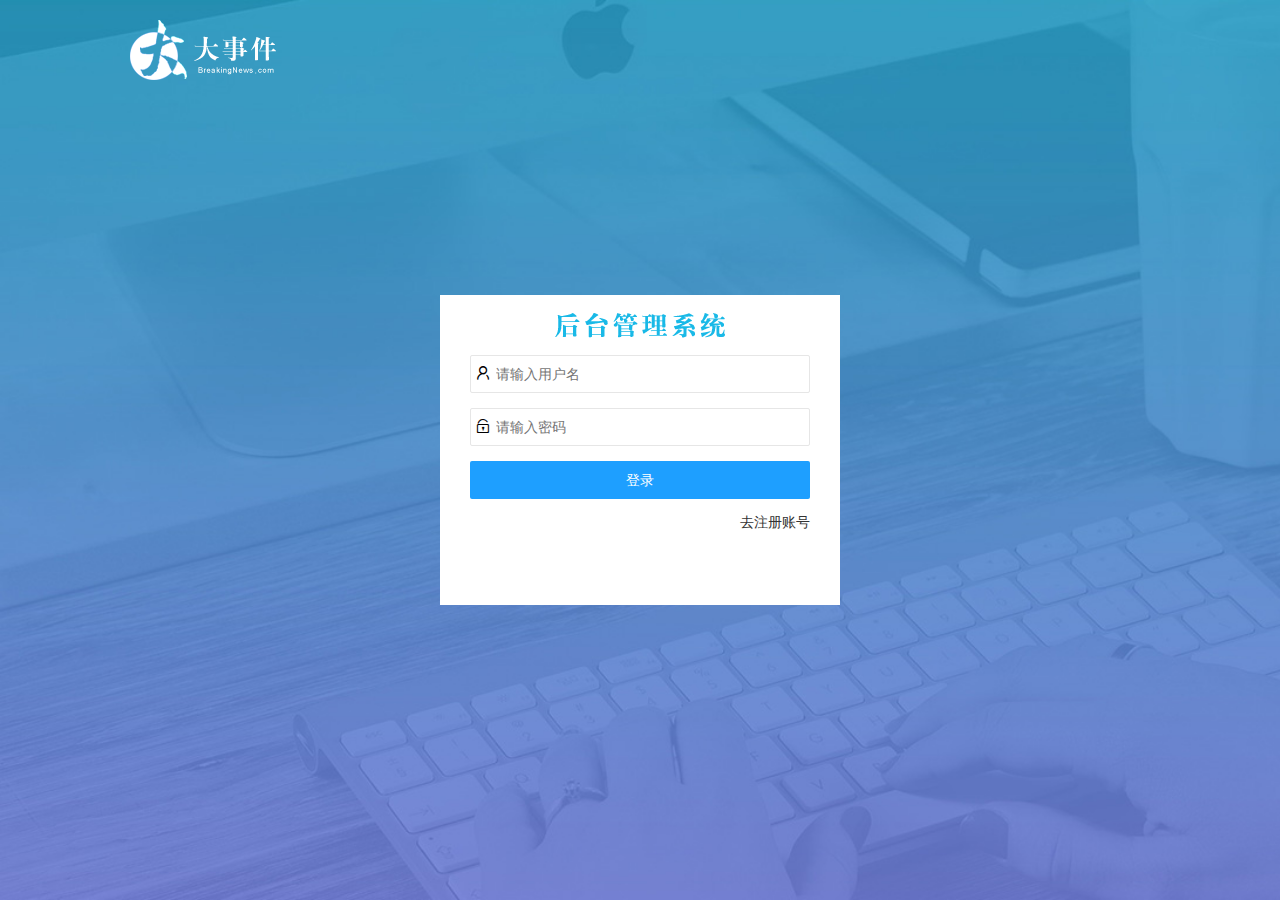
<file: index.html>
<!DOCTYPE html>
<html>

<head>
  <meta charset="utf-8">
  <meta name="viewport" content="width=device-width, initial-scale=1, maximum-scale=1">
  <title>layout 后台大布局 - Layui</title>
  <link rel="stylesheet" href="./assets/lib/layui/css/layui.css">
  <link rel="stylesheet" href="./index/index.css">
</head>

<body class="layui-layout-body">
  <div class="layui-layout layui-layout-admin">
    <!-- 头部区域 -->
    <div class="layui-header">
      <!-- 左侧：图片 -->
      <div class="layui-logo">
        <img src="./assets/images/logo.png" alt="">
      </div>
      <!-- 右侧：个人菜单 -->
      <ul class="layui-nav layui-layout-right">
        <li class="layui-nav-item">
          <a href="javascript:;" class="userinfo">
            <span class="avatar">L</span>
            <img src="http://t.cn/RCzsdCq" class="layui-nav-img"> 个人中心
          </a>

          <dl class="layui-nav-child">
            <dd><a href="">基本资料</a></dd>
            <dd><a href="">更换头像</a></dd>
            <dd><a href="">重置密码</a></dd>
          </dl>

        </li>

        <li class="layui-nav-item">
          <a href="javascript:;" id="logout">
            <i class="layui-icon layui-icon-logout"></i>退出
          </a>
        </li>

      </ul>
    </div>

    <!-- 左侧导航 -->
    <div class="layui-side layui-bg-black">
      <div class="layui-side-scroll">
        <!-- 左侧：顶部欢迎词 -->
        <div class="userinfo">
          <span class="avatar">张</span>
          <img src="http://t.cn/RCzsdCq" class="layui-nav-img"> 欢迎你


          <span class="username">张大爷</span>
        </div>

        <!-- 左侧：导航区-->
        <ul class="layui-nav layui-nav-tree" lay-filter="test" lay-shrink="all">
          <!-- ***************************************************首页 -->
          <li class="layui-nav-item layui-this">
            <a href="./home/home.html" target="fm">
              <i class="layui-icon layui-icon-home"></i>首页
            </a>
          </li>


          <!-- ***************************************************文章管理 -->
          <li class="layui-nav-item">

            <a class="" href="javascript:;">
              <i class="layui-icon layui-icon-form"></i>文章管理
            </a>

            <dl class="layui-nav-child">
              <dd>
                <a href="./article/category.html" target="fm">
                  <i class="layui-icon layui-icon-app"></i>类别管理
                </a>
              </dd>


              <dd>
                <a href="./article/article.html" target="fm">
                  <i class="layui-icon layui-icon-app"></i>文章列表
                </a>
              </dd>


              <dd>
                <a href="./article/publisher.html" target="fm">
                  <i class="layui-icon layui-icon-app"></i>发表文章
                </a>
              </dd>
            </dl>
          </li>

          <!-- *****************************************************个人中心 -->
          <li class="layui-nav-item">


            <a href="javascript:;">
              <i class="layui-icon layui-icon-user"></i>个人中心
            </a>


            <dl class="layui-nav-child">

              <dd>
                <a href="./user_info/user_info.html" target="fm">
                  <i class="layui-icon layui-icon-app"></i>基本资料
                </a>
              </dd>

              <dd>
                <a href="./user/repwd.html" target="fm">
                  <i class="layui-icon layui-icon-app"></i> 重置密码
                </a>
              </dd>

              <dd>
                <a href="./user/avatar.html" target="fm">
                  <i class="layui-icon layui-icon-app"></i>更换头像
                </a>
              </dd>
            </dl>



          </li>
        </ul>
      </div>
    </div>

    <!-- 右侧区域 -->
    <div class="layui-body">
      <!-- 内容主体区域 -->
      <!-- <div style="padding: 15px;">内容主体区域</div> -->
      <iframe src="./home/home.html" name="fm" frameborder="0"></iframe>
    </div>

    <div class="layui-footer">
      <!-- 底部固定区域 -->
      © layui.com - 底部固定区域
    </div>
  </div>

</body>


<script src="./assets/lib/layui/layui.all.js"></script>
<script src="./assets/lib/jquery.js"></script>
<script src="./index/index.js"></script>


</html>
</file>
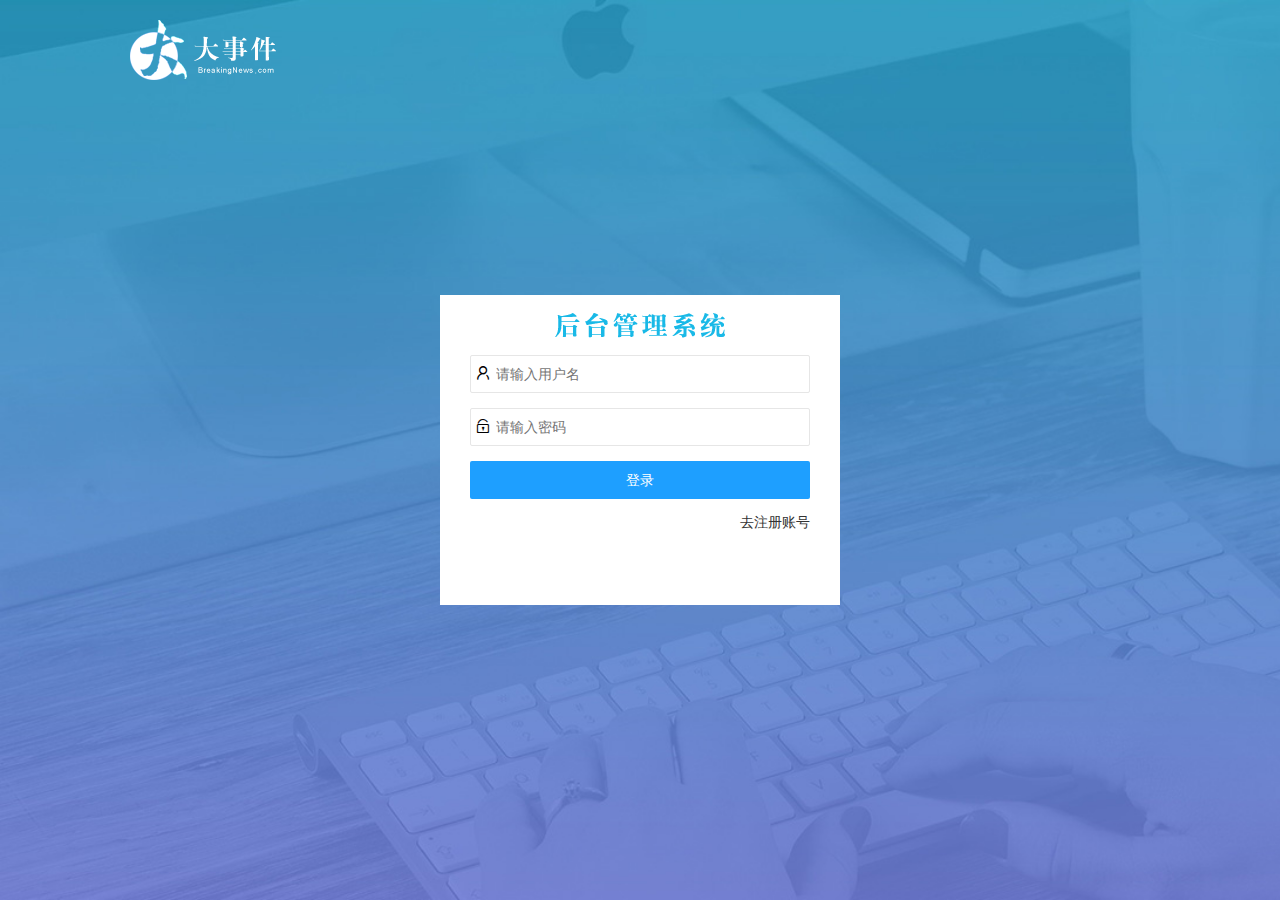
<file: login.html>
<!DOCTYPE html>
<html lang="en">

<head>
  <meta charset="UTF-8">
  <meta name="viewport" content="width=device-width, initial-scale=1.0">
  <title>Document</title>
  <!-- 开会：UI出图给前端，按照UI设计稿还原实现页面 -->
  <!-- 加载css文件 -->
  <link rel="stylesheet" href="./assets/lib/layui/css/layui.css">
  <link rel="stylesheet" href="./login/login.css">
</head>

<body>
  <!-- logo -->
  <div id="logo">
    <img src="./assets/images/logo.png" />
  </div>


  <!-- 登录 -->
  <div id="login">
    <!-- 盒子的标题 -->
    <div class="title"></div>

    <form action="" class="layui-form">
      <!-- 第一行：用户名 -->
      <div class="layui-form-item">
        <i class="layui-icon layui-icon-username"></i>
        <input type="text" name="username" required lay-verify="required" placeholder="请输入用户名" autocomplete="off" class="layui-input">
      </div>


      <!-- 第二行：密码 -->
      <div class="layui-form-item">
        <i class="layui-icon layui-icon-password"></i>
        <input type="password" name="password" required lay-verify="required" placeholder="请输入密码" autocomplete="off" class="layui-input">
      </div>
      <!-- 第三行：按钮 -->
      <div class="layui-form-item">
        <button class="layui-btn layui-btn-fluid layui-bg-blue" lay-submit lay-filter="formDemo">登录</button>
      </div>
      <!-- 第四行：去注册账号 -->
      <div class="layui-form-item">
        <a href="javascript:;" id="goto-register">去注册账号</a>
      </div>
    </form>
  </div>






  <!-- 注册 -->
  <div id="register">
    <!-- 盒子的标题 -->
    <div class="title"></div>

    <form action="" class="layui-form">

      <div class="layui-form-item">
        <i class="layui-icon layui-icon-username"></i>
        <input type="text" name="username" id="username" required lay-verify="required" placeholder="请输入用户名" autocomplete="off" class="layui-input">
      </div>


      <!-- 第二行：密码 -->
      <div class="layui-form-item">
        <i class="layui-icon layui-icon-password"></i>
        <input type="password" name="password" id="password" required lay-verify="required|changdu" placeholder="请输入密码" autocomplete="off" class="layui-input">
      </div>


      <!-- 第三行：重复密码 -->
      <div class="layui-form-item">
        <i class="layui-icon layui-icon-password"></i>
        <input type="password" required lay-verify="required|changdu|same" placeholder="请再次输入密码" autocomplete="off" class="layui-input">
      </div>


      <!-- 第四行：按钮 -->
      <div class="layui-form-item">
        <button class="layui-btn layui-btn-fluid layui-bg-blue" lay-submit lay-filter="formDemo">注册</button>
      </div>
      <!-- 第无行：有账号，去登录 -->
      <div class="layui-form-item">
        <a href="javascript:;" id="goto-login">已有账号，去登录</a>
      </div>
    </form>
  </div>




</body>
<!-- 加载js文件 -->
<script src="./assets/lib/jquery.js"></script>
<script src="./assets/lib/layui/layui.all.js"></script>
<script src="./login/login.js"></script>

</html>
</file>
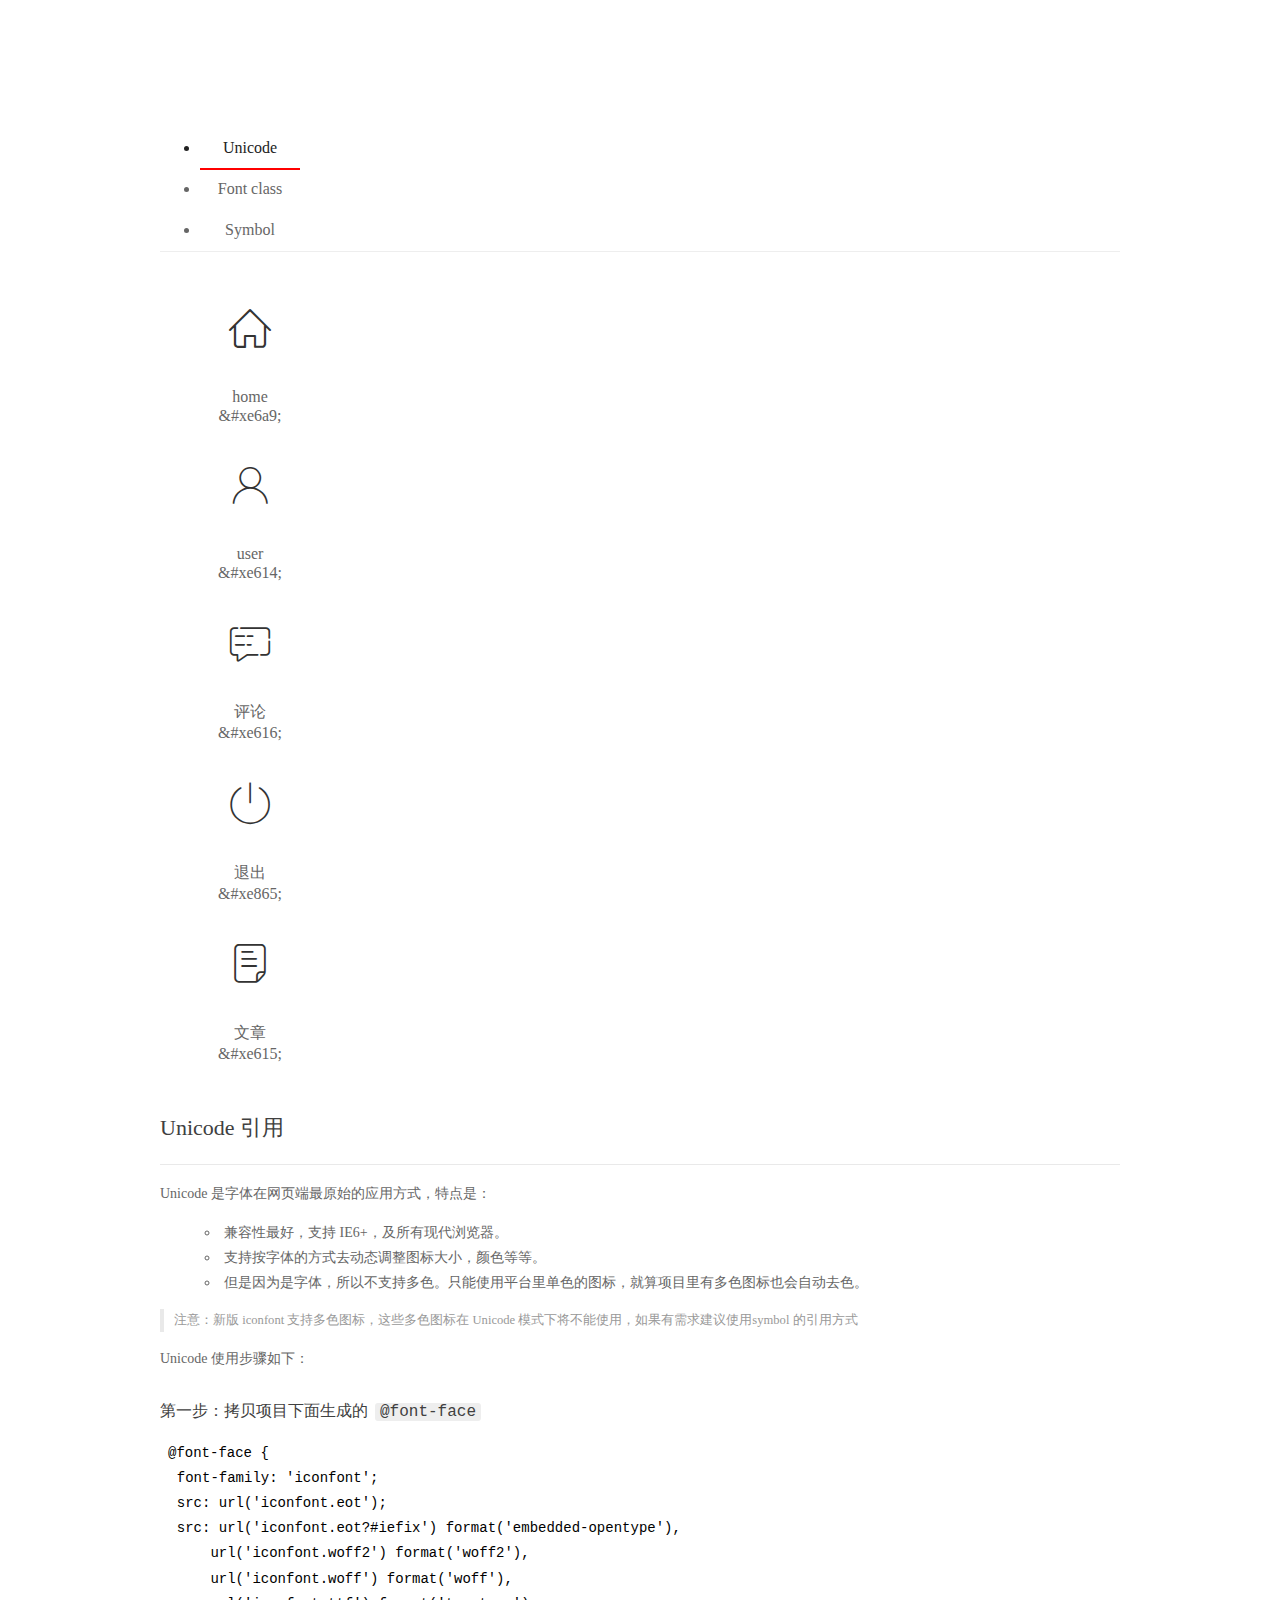
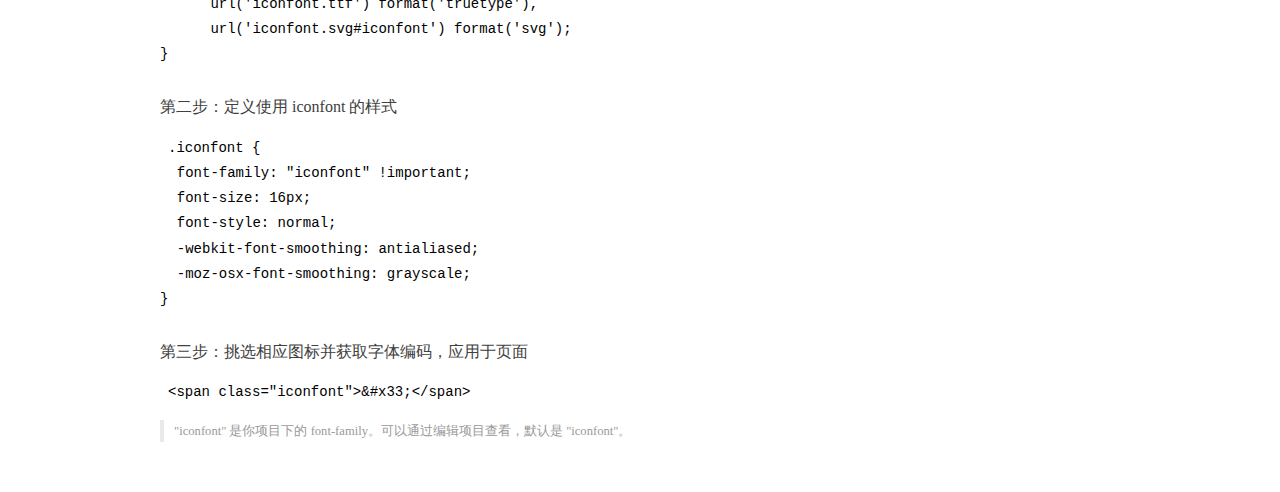
<file: fonts/demo_index.html>
<!DOCTYPE html>
<html>
<head>
  <meta charset="utf-8"/>
  <title>IconFont Demo</title>
  <link rel="shortcut icon" href="https://gtms04.alicdn.com/tps/i4/TB1_oz6GVXXXXaFXpXXJDFnIXXX-64-64.ico" type="image/x-icon"/>
  <link rel="stylesheet" href="https://g.alicdn.com/thx/cube/1.3.2/cube.min.css">
  <link rel="stylesheet" href="demo.css">
  <link rel="stylesheet" href="iconfont.css">
  <script src="iconfont.js"></script>
  <!-- jQuery -->
  <script src="https://a1.alicdn.com/oss/uploads/2018/12/26/7bfddb60-08e8-11e9-9b04-53e73bb6408b.js"></script>
  <!-- 代码高亮 -->
  <script src="https://a1.alicdn.com/oss/uploads/2018/12/26/a3f714d0-08e6-11e9-8a15-ebf944d7534c.js"></script>
</head>
<body>
  <div class="main">
    <h1 class="logo"><a href="https://www.iconfont.cn/" title="iconfont 首页" target="_blank">&#xe86b;</a></h1>
    <div class="nav-tabs">
      <ul id="tabs" class="dib-box">
        <li class="dib active"><span>Unicode</span></li>
        <li class="dib"><span>Font class</span></li>
        <li class="dib"><span>Symbol</span></li>
      </ul>
      
    </div>
    <div class="tab-container">
      <div class="content unicode" style="display: block;">
          <ul class="icon_lists dib-box">
          
            <li class="dib">
              <span class="icon iconfont">&#xe6a9;</span>
                <div class="name">home</div>
                <div class="code-name">&amp;#xe6a9;</div>
              </li>
          
            <li class="dib">
              <span class="icon iconfont">&#xe614;</span>
                <div class="name">user</div>
                <div class="code-name">&amp;#xe614;</div>
              </li>
          
            <li class="dib">
              <span class="icon iconfont">&#xe616;</span>
                <div class="name">评论</div>
                <div class="code-name">&amp;#xe616;</div>
              </li>
          
            <li class="dib">
              <span class="icon iconfont">&#xe865;</span>
                <div class="name">退出</div>
                <div class="code-name">&amp;#xe865;</div>
              </li>
          
            <li class="dib">
              <span class="icon iconfont">&#xe615;</span>
                <div class="name">文章</div>
                <div class="code-name">&amp;#xe615;</div>
              </li>
          
          </ul>
          <div class="article markdown">
          <h2 id="unicode-">Unicode 引用</h2>
          <hr>

          <p>Unicode 是字体在网页端最原始的应用方式，特点是：</p>
          <ul>
            <li>兼容性最好，支持 IE6+，及所有现代浏览器。</li>
            <li>支持按字体的方式去动态调整图标大小，颜色等等。</li>
            <li>但是因为是字体，所以不支持多色。只能使用平台里单色的图标，就算项目里有多色图标也会自动去色。</li>
          </ul>
          <blockquote>
            <p>注意：新版 iconfont 支持多色图标，这些多色图标在 Unicode 模式下将不能使用，如果有需求建议使用symbol 的引用方式</p>
          </blockquote>
          <p>Unicode 使用步骤如下：</p>
          <h3 id="-font-face">第一步：拷贝项目下面生成的 <code>@font-face</code></h3>
<pre><code class="language-css"
>@font-face {
  font-family: 'iconfont';
  src: url('iconfont.eot');
  src: url('iconfont.eot?#iefix') format('embedded-opentype'),
      url('iconfont.woff2') format('woff2'),
      url('iconfont.woff') format('woff'),
      url('iconfont.ttf') format('truetype'),
      url('iconfont.svg#iconfont') format('svg');
}
</code></pre>
          <h3 id="-iconfont-">第二步：定义使用 iconfont 的样式</h3>
<pre><code class="language-css"
>.iconfont {
  font-family: "iconfont" !important;
  font-size: 16px;
  font-style: normal;
  -webkit-font-smoothing: antialiased;
  -moz-osx-font-smoothing: grayscale;
}
</code></pre>
          <h3 id="-">第三步：挑选相应图标并获取字体编码，应用于页面</h3>
<pre>
<code class="language-html"
>&lt;span class="iconfont"&gt;&amp;#x33;&lt;/span&gt;
</code></pre>
          <blockquote>
            <p>"iconfont" 是你项目下的 font-family。可以通过编辑项目查看，默认是 "iconfont"。</p>
          </blockquote>
          </div>
      </div>
      <div class="content font-class">
        <ul class="icon_lists dib-box">
          
          <li class="dib">
            <span class="icon iconfont icon-home"></span>
            <div class="name">
              home
            </div>
            <div class="code-name">.icon-home
            </div>
          </li>
          
          <li class="dib">
            <span class="icon iconfont icon-user"></span>
            <div class="name">
              user
            </div>
            <div class="code-name">.icon-user
            </div>
          </li>
          
          <li class="dib">
            <span class="icon iconfont icon-pinglun"></span>
            <div class="name">
              评论
            </div>
            <div class="code-name">.icon-pinglun
            </div>
          </li>
          
          <li class="dib">
            <span class="icon iconfont icon-tuichu"></span>
            <div class="name">
              退出
            </div>
            <div class="code-name">.icon-tuichu
            </div>
          </li>
          
          <li class="dib">
            <span class="icon iconfont icon-16"></span>
            <div class="name">
              文章
            </div>
            <div class="code-name">.icon-16
            </div>
          </li>
          
        </ul>
        <div class="article markdown">
        <h2 id="font-class-">font-class 引用</h2>
        <hr>

        <p>font-class 是 Unicode 使用方式的一种变种，主要是解决 Unicode 书写不直观，语意不明确的问题。</p>
        <p>与 Unicode 使用方式相比，具有如下特点：</p>
        <ul>
          <li>兼容性良好，支持 IE8+，及所有现代浏览器。</li>
          <li>相比于 Unicode 语意明确，书写更直观。可以很容易分辨这个 icon 是什么。</li>
          <li>因为使用 class 来定义图标，所以当要替换图标时，只需要修改 class 里面的 Unicode 引用。</li>
          <li>不过因为本质上还是使用的字体，所以多色图标还是不支持的。</li>
        </ul>
        <p>使用步骤如下：</p>
        <h3 id="-fontclass-">第一步：引入项目下面生成的 fontclass 代码：</h3>
<pre><code class="language-html">&lt;link rel="stylesheet" href="./iconfont.css"&gt;
</code></pre>
        <h3 id="-">第二步：挑选相应图标并获取类名，应用于页面：</h3>
<pre><code class="language-html">&lt;span class="iconfont icon-xxx"&gt;&lt;/span&gt;
</code></pre>
        <blockquote>
          <p>"
            iconfont" 是你项目下的 font-family。可以通过编辑项目查看，默认是 "iconfont"。</p>
        </blockquote>
      </div>
      </div>
      <div class="content symbol">
          <ul class="icon_lists dib-box">
          
            <li class="dib">
                <svg class="icon svg-icon" aria-hidden="true">
                  <use xlink:href="#icon-home"></use>
                </svg>
                <div class="name">home</div>
                <div class="code-name">#icon-home</div>
            </li>
          
            <li class="dib">
                <svg class="icon svg-icon" aria-hidden="true">
                  <use xlink:href="#icon-user"></use>
                </svg>
                <div class="name">user</div>
                <div class="code-name">#icon-user</div>
            </li>
          
            <li class="dib">
                <svg class="icon svg-icon" aria-hidden="true">
                  <use xlink:href="#icon-pinglun"></use>
                </svg>
                <div class="name">评论</div>
                <div class="code-name">#icon-pinglun</div>
            </li>
          
            <li class="dib">
                <svg class="icon svg-icon" aria-hidden="true">
                  <use xlink:href="#icon-tuichu"></use>
                </svg>
                <div class="name">退出</div>
                <div class="code-name">#icon-tuichu</div>
            </li>
          
            <li class="dib">
                <svg class="icon svg-icon" aria-hidden="true">
                  <use xlink:href="#icon-16"></use>
                </svg>
                <div class="name">文章</div>
                <div class="code-name">#icon-16</div>
            </li>
          
          </ul>
          <div class="article markdown">
          <h2 id="symbol-">Symbol 引用</h2>
          <hr>

          <p>这是一种全新的使用方式，应该说这才是未来的主流，也是平台目前推荐的用法。相关介绍可以参考这篇<a href="">文章</a>
            这种用法其实是做了一个 SVG 的集合，与另外两种相比具有如下特点：</p>
          <ul>
            <li>支持多色图标了，不再受单色限制。</li>
            <li>通过一些技巧，支持像字体那样，通过 <code>font-size</code>, <code>color</code> 来调整样式。</li>
            <li>兼容性较差，支持 IE9+，及现代浏览器。</li>
            <li>浏览器渲染 SVG 的性能一般，还不如 png。</li>
          </ul>
          <p>使用步骤如下：</p>
          <h3 id="-symbol-">第一步：引入项目下面生成的 symbol 代码：</h3>
<pre><code class="language-html">&lt;script src="./iconfont.js"&gt;&lt;/script&gt;
</code></pre>
          <h3 id="-css-">第二步：加入通用 CSS 代码（引入一次就行）：</h3>
<pre><code class="language-html">&lt;style&gt;
.icon {
  width: 1em;
  height: 1em;
  vertical-align: -0.15em;
  fill: currentColor;
  overflow: hidden;
}
&lt;/style&gt;
</code></pre>
          <h3 id="-">第三步：挑选相应图标并获取类名，应用于页面：</h3>
<pre><code class="language-html">&lt;svg class="icon" aria-hidden="true"&gt;
  &lt;use xlink:href="#icon-xxx"&gt;&lt;/use&gt;
&lt;/svg&gt;
</code></pre>
          </div>
      </div>

    </div>
  </div>
  <script>
  $(document).ready(function () {
      $('.tab-container .content:first').show()

      $('#tabs li').click(function (e) {
        var tabContent = $('.tab-container .content')
        var index = $(this).index()

        if ($(this).hasClass('active')) {
          return
        } else {
          $('#tabs li').removeClass('active')
          $(this).addClass('active')

          tabContent.hide().eq(index).fadeIn()
        }
      })
    })
  </script>
</body>
</html>
</file>
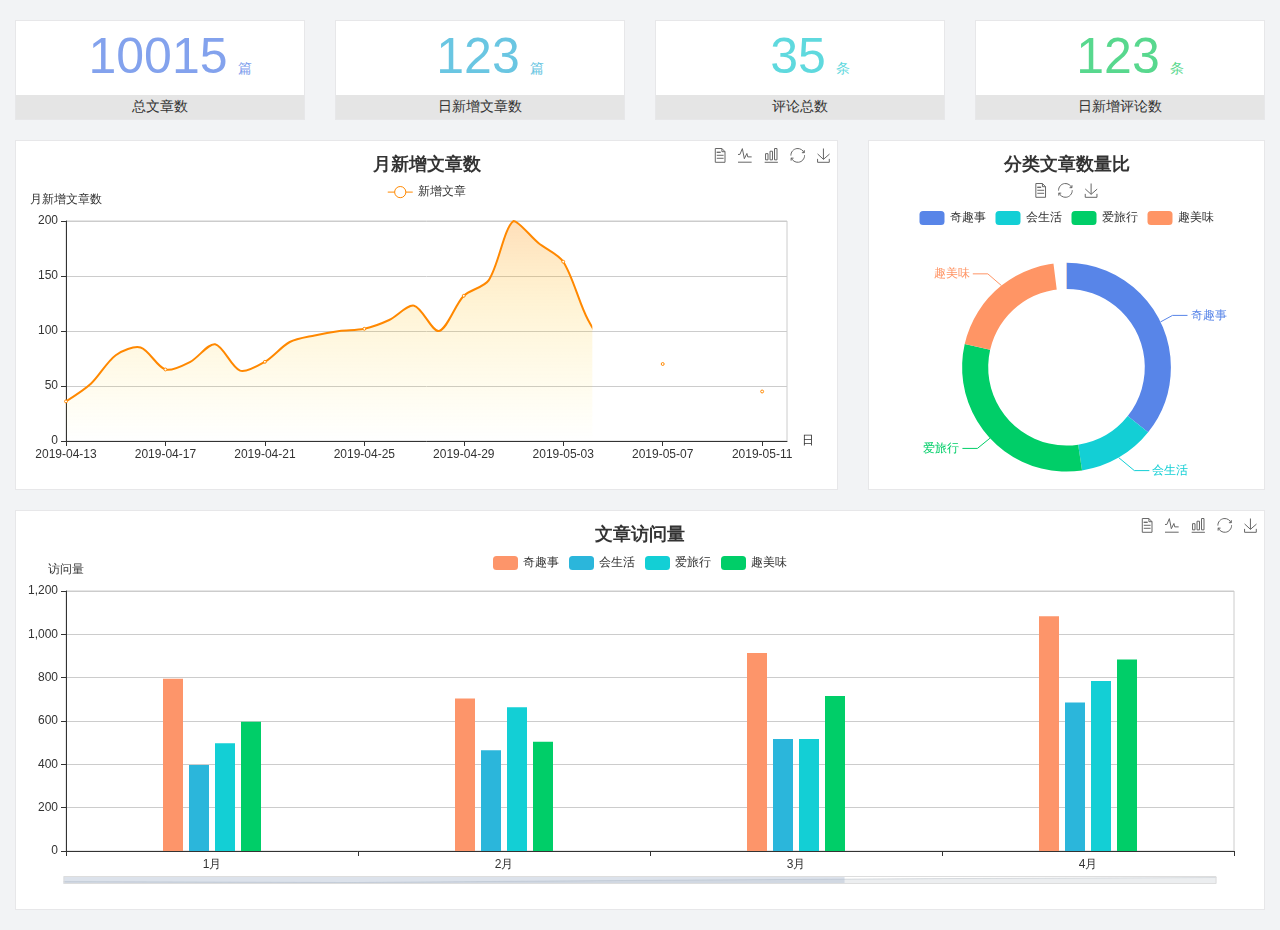
<file: home/home.html>
<!DOCTYPE html>
<html lang="en">

<head>
  <meta charset="UTF-8">
  <meta name="viewport" content="width=device-width, initial-scale=1.0">
  <meta http-equiv="X-UA-Compatible" content="ie=edge">
  <title>图表统计</title>
  <link rel="stylesheet" href="../assets/lib/bootstrap.css" />
  <link rel="stylesheet" href="./home.css" />
  <script src="../assets/lib/jquery.js"></script>
  <script type="text/javascript" src="../assets/lib/echarts.min.js"></script>
</head>

<body>
  <div class="container-fluid">
    <div class="row spannel_list">
      <div class="col-sm-3 col-xs-6">
        <div class="spannel">
          <em>10015</em><span>篇</span>
          <b>总文章数</b>
        </div>
      </div>
      <div class="col-sm-3 col-xs-6">
        <div class="spannel scolor01">
          <em>123</em><span>篇</span>
          <b>日新增文章数</b>
        </div>
      </div>
      <div class="col-sm-3 col-xs-6">
        <div class="spannel scolor02">
          <em>35</em><span>条</span>
          <b>评论总数</b>
        </div>
      </div>
      <div class="col-sm-3 col-xs-6">
        <div class="spannel scolor03">
          <em>123</em><span>条</span>
          <b>日新增评论数</b>
        </div>
      </div>
    </div>
  </div>

  <div class="container-fluid">
    <div class="row curve-pie">
      <div class="col-lg-8 col-md-8">
        <div class="gragh_pannel" id="curve_show"></div>
      </div>
      <div class="col-lg-4 col-md-4">
        <div class="gragh_pannel" id="pie_show"></div>
      </div>
    </div>
  </div>

  <div class="container-fluid">
    <div class="column_pannel" id="column_show"></div>
  </div>

</body>
<script src="./home.js"></script>

</html>
</file>
<file: assets/lib/layui/css/layui.css>
/** layui-v2.5.6 MIT License By https://www.layui.com */
 .layui-inline,img{display:inline-block;vertical-align:middle}h1,h2,h3,h4,h5,h6{font-weight:400}.layui-edge,.layui-header,.layui-inline,.layui-main{position:relative}.layui-body,.layui-edge,.layui-elip{overflow:hidden}.layui-btn,.layui-edge,.layui-inline,img{vertical-align:middle}.layui-btn,.layui-disabled,.layui-icon,.layui-unselect{-moz-user-select:none;-webkit-user-select:none;-ms-user-select:none}.layui-elip,.layui-form-checkbox span,.layui-form-pane .layui-form-label{text-overflow:ellipsis;white-space:nowrap}.layui-breadcrumb,.layui-tree-btnGroup{visibility:hidden}blockquote,body,button,dd,div,dl,dt,form,h1,h2,h3,h4,h5,h6,input,li,ol,p,pre,td,textarea,th,ul{margin:0;padding:0;-webkit-tap-highlight-color:rgba(0,0,0,0)}a:active,a:hover{outline:0}img{border:none}li{list-style:none}table{border-collapse:collapse;border-spacing:0}h4,h5,h6{font-size:100%}button,input,optgroup,option,select,textarea{font-family:inherit;font-size:inherit;font-style:inherit;font-weight:inherit;outline:0}pre{white-space:pre-wrap;white-space:-moz-pre-wrap;white-space:-pre-wrap;white-space:-o-pre-wrap;word-wrap:break-word}body{line-height:24px;font:14px Helvetica Neue,Helvetica,PingFang SC,Tahoma,Arial,sans-serif}hr{height:1px;margin:10px 0;border:0;clear:both}a{color:#333;text-decoration:none}a:hover{color:#777}a cite{font-style:normal;*cursor:pointer}.layui-border-box,.layui-border-box *{box-sizing:border-box}.layui-box,.layui-box *{box-sizing:content-box}.layui-clear{clear:both;*zoom:1}.layui-clear:after{content:'\20';clear:both;*zoom:1;display:block;height:0}.layui-inline{*display:inline;*zoom:1}.layui-edge{display:inline-block;width:0;height:0;border-width:6px;border-style:dashed;border-color:transparent}.layui-edge-top{top:-4px;border-bottom-color:#999;border-bottom-style:solid}.layui-edge-right{border-left-color:#999;border-left-style:solid}.layui-edge-bottom{top:2px;border-top-color:#999;border-top-style:solid}.layui-edge-left{border-right-color:#999;border-right-style:solid}.layui-disabled,.layui-disabled:hover{color:#d2d2d2!important;cursor:not-allowed!important}.layui-circle{border-radius:100%}.layui-show{display:block!important}.layui-hide{display:none!important}@font-face{font-family:layui-icon;src:url(../font/iconfont.eot?v=256);src:url(../font/iconfont.eot?v=256#iefix) format('embedded-opentype'),url(../font/iconfont.woff2?v=256) format('woff2'),url(../font/iconfont.woff?v=256) format('woff'),url(../font/iconfont.ttf?v=256) format('truetype'),url(../font/iconfont.svg?v=256#layui-icon) format('svg')}.layui-icon{font-family:layui-icon!important;font-size:16px;font-style:normal;-webkit-font-smoothing:antialiased;-moz-osx-font-smoothing:grayscale}.layui-icon-reply-fill:before{content:"\e611"}.layui-icon-set-fill:before{content:"\e614"}.layui-icon-menu-fill:before{content:"\e60f"}.layui-icon-search:before{content:"\e615"}.layui-icon-share:before{content:"\e641"}.layui-icon-set-sm:before{content:"\e620"}.layui-icon-engine:before{content:"\e628"}.layui-icon-close:before{content:"\1006"}.layui-icon-close-fill:before{content:"\1007"}.layui-icon-chart-screen:before{content:"\e629"}.layui-icon-star:before{content:"\e600"}.layui-icon-circle-dot:before{content:"\e617"}.layui-icon-chat:before{content:"\e606"}.layui-icon-release:before{content:"\e609"}.layui-icon-list:before{content:"\e60a"}.layui-icon-chart:before{content:"\e62c"}.layui-icon-ok-circle:before{content:"\1005"}.layui-icon-layim-theme:before{content:"\e61b"}.layui-icon-table:before{content:"\e62d"}.layui-icon-right:before{content:"\e602"}.layui-icon-left:before{content:"\e603"}.layui-icon-cart-simple:before{content:"\e698"}.layui-icon-face-cry:before{content:"\e69c"}.layui-icon-face-smile:before{content:"\e6af"}.layui-icon-survey:before{content:"\e6b2"}.layui-icon-tree:before{content:"\e62e"}.layui-icon-ie:before{content:"\e7bb"}.layui-icon-upload-circle:before{content:"\e62f"}.layui-icon-add-circle:before{content:"\e61f"}.layui-icon-download-circle:before{content:"\e601"}.layui-icon-templeate-1:before{content:"\e630"}.layui-icon-util:before{content:"\e631"}.layui-icon-face-surprised:before{content:"\e664"}.layui-icon-edit:before{content:"\e642"}.layui-icon-speaker:before{content:"\e645"}.layui-icon-down:before{content:"\e61a"}.layui-icon-file:before{content:"\e621"}.layui-icon-layouts:before{content:"\e632"}.layui-icon-rate-half:before{content:"\e6c9"}.layui-icon-add-circle-fine:before{content:"\e608"}.layui-icon-prev-circle:before{content:"\e633"}.layui-icon-read:before{content:"\e705"}.layui-icon-404:before{content:"\e61c"}.layui-icon-carousel:before{content:"\e634"}.layui-icon-help:before{content:"\e607"}.layui-icon-code-circle:before{content:"\e635"}.layui-icon-windows:before{content:"\e67f"}.layui-icon-water:before{content:"\e636"}.layui-icon-username:before{content:"\e66f"}.layui-icon-find-fill:before{content:"\e670"}.layui-icon-about:before{content:"\e60b"}.layui-icon-location:before{content:"\e715"}.layui-icon-up:before{content:"\e619"}.layui-icon-pause:before{content:"\e651"}.layui-icon-date:before{content:"\e637"}.layui-icon-layim-uploadfile:before{content:"\e61d"}.layui-icon-delete:before{content:"\e640"}.layui-icon-play:before{content:"\e652"}.layui-icon-top:before{content:"\e604"}.layui-icon-firefox:before{content:"\e686"}.layui-icon-friends:before{content:"\e612"}.layui-icon-refresh-3:before{content:"\e9aa"}.layui-icon-ok:before{content:"\e605"}.layui-icon-layer:before{content:"\e638"}.layui-icon-face-smile-fine:before{content:"\e60c"}.layui-icon-dollar:before{content:"\e659"}.layui-icon-group:before{content:"\e613"}.layui-icon-layim-download:before{content:"\e61e"}.layui-icon-picture-fine:before{content:"\e60d"}.layui-icon-link:before{content:"\e64c"}.layui-icon-diamond:before{content:"\e735"}.layui-icon-log:before{content:"\e60e"}.layui-icon-key:before{content:"\e683"}.layui-icon-rate-solid:before{content:"\e67a"}.layui-icon-fonts-del:before{content:"\e64f"}.layui-icon-unlink:before{content:"\e64d"}.layui-icon-fonts-clear:before{content:"\e639"}.layui-icon-triangle-r:before{content:"\e623"}.layui-icon-circle:before{content:"\e63f"}.layui-icon-radio:before{content:"\e643"}.layui-icon-align-center:before{content:"\e647"}.layui-icon-align-right:before{content:"\e648"}.layui-icon-align-left:before{content:"\e649"}.layui-icon-loading-1:before{content:"\e63e"}.layui-icon-return:before{content:"\e65c"}.layui-icon-fonts-strong:before{content:"\e62b"}.layui-icon-upload:before{content:"\e67c"}.layui-icon-dialogue:before{content:"\e63a"}.layui-icon-video:before{content:"\e6ed"}.layui-icon-headset:before{content:"\e6fc"}.layui-icon-cellphone-fine:before{content:"\e63b"}.layui-icon-add-1:before{content:"\e654"}.layui-icon-face-smile-b:before{content:"\e650"}.layui-icon-fonts-html:before{content:"\e64b"}.layui-icon-screen-full:before{content:"\e622"}.layui-icon-form:before{content:"\e63c"}.layui-icon-cart:before{content:"\e657"}.layui-icon-camera-fill:before{content:"\e65d"}.layui-icon-tabs:before{content:"\e62a"}.layui-icon-heart-fill:before{content:"\e68f"}.layui-icon-fonts-code:before{content:"\e64e"}.layui-icon-ios:before{content:"\e680"}.layui-icon-at:before{content:"\e687"}.layui-icon-fire:before{content:"\e756"}.layui-icon-set:before{content:"\e716"}.layui-icon-fonts-u:before{content:"\e646"}.layui-icon-triangle-d:before{content:"\e625"}.layui-icon-tips:before{content:"\e702"}.layui-icon-picture:before{content:"\e64a"}.layui-icon-more-vertical:before{content:"\e671"}.layui-icon-bluetooth:before{content:"\e689"}.layui-icon-flag:before{content:"\e66c"}.layui-icon-loading:before{content:"\e63d"}.layui-icon-fonts-i:before{content:"\e644"}.layui-icon-refresh-1:before{content:"\e666"}.layui-icon-rmb:before{content:"\e65e"}.layui-icon-addition:before{content:"\e624"}.layui-icon-home:before{content:"\e68e"}.layui-icon-time:before{content:"\e68d"}.layui-icon-user:before{content:"\e770"}.layui-icon-notice:before{content:"\e667"}.layui-icon-chrome:before{content:"\e68a"}.layui-icon-edge:before{content:"\e68b"}.layui-icon-login-weibo:before{content:"\e675"}.layui-icon-voice:before{content:"\e688"}.layui-icon-upload-drag:before{content:"\e681"}.layui-icon-login-qq:before{content:"\e676"}.layui-icon-snowflake:before{content:"\e6b1"}.layui-icon-heart:before{content:"\e68c"}.layui-icon-logout:before{content:"\e682"}.layui-icon-file-b:before{content:"\e655"}.layui-icon-template:before{content:"\e663"}.layui-icon-transfer:before{content:"\e691"}.layui-icon-auz:before{content:"\e672"}.layui-icon-console:before{content:"\e665"}.layui-icon-app:before{content:"\e653"}.layui-icon-prev:before{content:"\e65a"}.layui-icon-website:before{content:"\e7ae"}.layui-icon-next:before{content:"\e65b"}.layui-icon-component:before{content:"\e857"}.layui-icon-android:before{content:"\e684"}.layui-icon-more:before{content:"\e65f"}.layui-icon-login-wechat:before{content:"\e677"}.layui-icon-shrink-right:before{content:"\e668"}.layui-icon-spread-left:before{content:"\e66b"}.layui-icon-camera:before{content:"\e660"}.layui-icon-note:before{content:"\e66e"}.layui-icon-refresh:before{content:"\e669"}.layui-icon-female:before{content:"\e661"}.layui-icon-male:before{content:"\e662"}.layui-icon-screen-restore:before{content:"\e758"}.layui-icon-password:before{content:"\e673"}.layui-icon-senior:before{content:"\e674"}.layui-icon-theme:before{content:"\e66a"}.layui-icon-tread:before{content:"\e6c5"}.layui-icon-praise:before{content:"\e6c6"}.layui-icon-star-fill:before{content:"\e658"}.layui-icon-rate:before{content:"\e67b"}.layui-icon-template-1:before{content:"\e656"}.layui-icon-vercode:before{content:"\e679"}.layui-icon-service:before{content:"\e626"}.layui-icon-cellphone:before{content:"\e678"}.layui-icon-print:before{content:"\e66d"}.layui-icon-cols:before{content:"\e610"}.layui-icon-wifi:before{content:"\e7e0"}.layui-icon-export:before{content:"\e67d"}.layui-icon-rss:before{content:"\e808"}.layui-icon-slider:before{content:"\e714"}.layui-icon-email:before{content:"\e618"}.layui-icon-subtraction:before{content:"\e67e"}.layui-icon-mike:before{content:"\e6dc"}.layui-icon-light:before{content:"\e748"}.layui-icon-gift:before{content:"\e627"}.layui-icon-mute:before{content:"\e685"}.layui-icon-reduce-circle:before{content:"\e616"}.layui-icon-music:before{content:"\e690"}.layui-main{width:1140px;margin:0 auto}.layui-header{z-index:1000;height:60px}.layui-header a:hover{transition:all .5s;-webkit-transition:all .5s}.layui-side{position:fixed;left:0;top:0;bottom:0;z-index:999;width:200px;overflow-x:hidden}.layui-side-scroll{position:relative;width:220px;height:100%;overflow-x:hidden}.layui-body{position:absolute;left:200px;right:0;top:0;bottom:0;z-index:998;width:auto;overflow-y:auto;box-sizing:border-box}.layui-layout-body{overflow:hidden}.layui-layout-admin .layui-header{background-color:#23262E}.layui-layout-admin .layui-side{top:60px;width:200px;overflow-x:hidden}.layui-layout-admin .layui-body{position:fixed;top:60px;bottom:44px}.layui-layout-admin .layui-main{width:auto;margin:0 15px}.layui-layout-admin .layui-footer{position:fixed;left:200px;right:0;bottom:0;height:44px;line-height:44px;padding:0 15px;background-color:#eee}.layui-layout-admin .layui-logo{position:absolute;left:0;top:0;width:200px;height:100%;line-height:60px;text-align:center;color:#009688;font-size:16px}.layui-layout-admin .layui-header .layui-nav{background:0 0}.layui-layout-left{position:absolute!important;left:200px;top:0}.layui-layout-right{position:absolute!important;right:0;top:0}.layui-container{position:relative;margin:0 auto;padding:0 15px;box-sizing:border-box}.layui-fluid{position:relative;margin:0 auto;padding:0 15px}.layui-row:after,.layui-row:before{content:'';display:block;clear:both}.layui-col-lg1,.layui-col-lg10,.layui-col-lg11,.layui-col-lg12,.layui-col-lg2,.layui-col-lg3,.layui-col-lg4,.layui-col-lg5,.layui-col-lg6,.layui-col-lg7,.layui-col-lg8,.layui-col-lg9,.layui-col-md1,.layui-col-md10,.layui-col-md11,.layui-col-md12,.layui-col-md2,.layui-col-md3,.layui-col-md4,.layui-col-md5,.layui-col-md6,.layui-col-md7,.layui-col-md8,.layui-col-md9,.layui-col-sm1,.layui-col-sm10,.layui-col-sm11,.layui-col-sm12,.layui-col-sm2,.layui-col-sm3,.layui-col-sm4,.layui-col-sm5,.layui-col-sm6,.layui-col-sm7,.layui-col-sm8,.layui-col-sm9,.layui-col-xs1,.layui-col-xs10,.layui-col-xs11,.layui-col-xs12,.layui-col-xs2,.layui-col-xs3,.layui-col-xs4,.layui-col-xs5,.layui-col-xs6,.layui-col-xs7,.layui-col-xs8,.layui-col-xs9{position:relative;display:block;box-sizing:border-box}.layui-col-xs1,.layui-col-xs10,.layui-col-xs11,.layui-col-xs12,.layui-col-xs2,.layui-col-xs3,.layui-col-xs4,.layui-col-xs5,.layui-col-xs6,.layui-col-xs7,.layui-col-xs8,.layui-col-xs9{float:left}.layui-col-xs1{width:8.33333333%}.layui-col-xs2{width:16.66666667%}.layui-col-xs3{width:25%}.layui-col-xs4{width:33.33333333%}.layui-col-xs5{width:41.66666667%}.layui-col-xs6{width:50%}.layui-col-xs7{width:58.33333333%}.layui-col-xs8{width:66.66666667%}.layui-col-xs9{width:75%}.layui-col-xs10{width:83.33333333%}.layui-col-xs11{width:91.66666667%}.layui-col-xs12{width:100%}.layui-col-xs-offset1{margin-left:8.33333333%}.layui-col-xs-offset2{margin-left:16.66666667%}.layui-col-xs-offset3{margin-left:25%}.layui-col-xs-offset4{margin-left:33.33333333%}.layui-col-xs-offset5{margin-left:41.66666667%}.layui-col-xs-offset6{margin-left:50%}.layui-col-xs-offset7{margin-left:58.33333333%}.layui-col-xs-offset8{margin-left:66.66666667%}.layui-col-xs-offset9{margin-left:75%}.layui-col-xs-offset10{margin-left:83.33333333%}.layui-col-xs-offset11{margin-left:91.66666667%}.layui-col-xs-offset12{margin-left:100%}@media screen and (max-width:768px){.layui-hide-xs{display:none!important}.layui-show-xs-block{display:block!important}.layui-show-xs-inline{display:inline!important}.layui-show-xs-inline-block{display:inline-block!important}}@media screen and (min-width:768px){.layui-container{width:750px}.layui-hide-sm{display:none!important}.layui-show-sm-block{display:block!important}.layui-show-sm-inline{display:inline!important}.layui-show-sm-inline-block{display:inline-block!important}.layui-col-sm1,.layui-col-sm10,.layui-col-sm11,.layui-col-sm12,.layui-col-sm2,.layui-col-sm3,.layui-col-sm4,.layui-col-sm5,.layui-col-sm6,.layui-col-sm7,.layui-col-sm8,.layui-col-sm9{float:left}.layui-col-sm1{width:8.33333333%}.layui-col-sm2{width:16.66666667%}.layui-col-sm3{width:25%}.layui-col-sm4{width:33.33333333%}.layui-col-sm5{width:41.66666667%}.layui-col-sm6{width:50%}.layui-col-sm7{width:58.33333333%}.layui-col-sm8{width:66.66666667%}.layui-col-sm9{width:75%}.layui-col-sm10{width:83.33333333%}.layui-col-sm11{width:91.66666667%}.layui-col-sm12{width:100%}.layui-col-sm-offset1{margin-left:8.33333333%}.layui-col-sm-offset2{margin-left:16.66666667%}.layui-col-sm-offset3{margin-left:25%}.layui-col-sm-offset4{margin-left:33.33333333%}.layui-col-sm-offset5{margin-left:41.66666667%}.layui-col-sm-offset6{margin-left:50%}.layui-col-sm-offset7{margin-left:58.33333333%}.layui-col-sm-offset8{margin-left:66.66666667%}.layui-col-sm-offset9{margin-left:75%}.layui-col-sm-offset10{margin-left:83.33333333%}.layui-col-sm-offset11{margin-left:91.66666667%}.layui-col-sm-offset12{margin-left:100%}}@media screen and (min-width:992px){.layui-container{width:970px}.layui-hide-md{display:none!important}.layui-show-md-block{display:block!important}.layui-show-md-inline{display:inline!important}.layui-show-md-inline-block{display:inline-block!important}.layui-col-md1,.layui-col-md10,.layui-col-md11,.layui-col-md12,.layui-col-md2,.layui-col-md3,.layui-col-md4,.layui-col-md5,.layui-col-md6,.layui-col-md7,.layui-col-md8,.layui-col-md9{float:left}.layui-col-md1{width:8.33333333%}.layui-col-md2{width:16.66666667%}.layui-col-md3{width:25%}.layui-col-md4{width:33.33333333%}.layui-col-md5{width:41.66666667%}.layui-col-md6{width:50%}.layui-col-md7{width:58.33333333%}.layui-col-md8{width:66.66666667%}.layui-col-md9{width:75%}.layui-col-md10{width:83.33333333%}.layui-col-md11{width:91.66666667%}.layui-col-md12{width:100%}.layui-col-md-offset1{margin-left:8.33333333%}.layui-col-md-offset2{margin-left:16.66666667%}.layui-col-md-offset3{margin-left:25%}.layui-col-md-offset4{margin-left:33.33333333%}.layui-col-md-offset5{margin-left:41.66666667%}.layui-col-md-offset6{margin-left:50%}.layui-col-md-offset7{margin-left:58.33333333%}.layui-col-md-offset8{margin-left:66.66666667%}.layui-col-md-offset9{margin-left:75%}.layui-col-md-offset10{margin-left:83.33333333%}.layui-col-md-offset11{margin-left:91.66666667%}.layui-col-md-offset12{margin-left:100%}}@media screen and (min-width:1200px){.layui-container{width:1170px}.layui-hide-lg{display:none!important}.layui-show-lg-block{display:block!important}.layui-show-lg-inline{display:inline!important}.layui-show-lg-inline-block{display:inline-block!important}.layui-col-lg1,.layui-col-lg10,.layui-col-lg11,.layui-col-lg12,.layui-col-lg2,.layui-col-lg3,.layui-col-lg4,.layui-col-lg5,.layui-col-lg6,.layui-col-lg7,.layui-col-lg8,.layui-col-lg9{float:left}.layui-col-lg1{width:8.33333333%}.layui-col-lg2{width:16.66666667%}.layui-col-lg3{width:25%}.layui-col-lg4{width:33.33333333%}.layui-col-lg5{width:41.66666667%}.layui-col-lg6{width:50%}.layui-col-lg7{width:58.33333333%}.layui-col-lg8{width:66.66666667%}.layui-col-lg9{width:75%}.layui-col-lg10{width:83.33333333%}.layui-col-lg11{width:91.66666667%}.layui-col-lg12{width:100%}.layui-col-lg-offset1{margin-left:8.33333333%}.layui-col-lg-offset2{margin-left:16.66666667%}.layui-col-lg-offset3{margin-left:25%}.layui-col-lg-offset4{margin-left:33.33333333%}.layui-col-lg-offset5{margin-left:41.66666667%}.layui-col-lg-offset6{margin-left:50%}.layui-col-lg-offset7{margin-left:58.33333333%}.layui-col-lg-offset8{margin-left:66.66666667%}.layui-col-lg-offset9{margin-left:75%}.layui-col-lg-offset10{margin-left:83.33333333%}.layui-col-lg-offset11{margin-left:91.66666667%}.layui-col-lg-offset12{margin-left:100%}}.layui-col-space1{margin:-.5px}.layui-col-space1>*{padding:.5px}.layui-col-space2{margin:-1px}.layui-col-space2>*{padding:1px}.layui-col-space4{margin:-2px}.layui-col-space4>*{padding:2px}.layui-col-space5{margin:-2.5px}.layui-col-space5>*{padding:2.5px}.layui-col-space6{margin:-3px}.layui-col-space6>*{padding:3px}.layui-col-space8{margin:-4px}.layui-col-space8>*{padding:4px}.layui-col-space10{margin:-5px}.layui-col-space10>*{padding:5px}.layui-col-space12{margin:-6px}.layui-col-space12>*{padding:6px}.layui-col-space14{margin:-7px}.layui-col-space14>*{padding:7px}.layui-col-space15{margin:-7.5px}.layui-col-space15>*{padding:7.5px}.layui-col-space16{margin:-8px}.layui-col-space16>*{padding:8px}.layui-col-space18{margin:-9px}.layui-col-space18>*{padding:9px}.layui-col-space20{margin:-10px}.layui-col-space20>*{padding:10px}.layui-col-space22{margin:-11px}.layui-col-space22>*{padding:11px}.layui-col-space24{margin:-12px}.layui-col-space24>*{padding:12px}.layui-col-space25{margin:-12.5px}.layui-col-space25>*{padding:12.5px}.layui-col-space26{margin:-13px}.layui-col-space26>*{padding:13px}.layui-col-space28{margin:-14px}.layui-col-space28>*{padding:14px}.layui-col-space30{margin:-15px}.layui-col-space30>*{padding:15px}.layui-btn,.layui-input,.layui-select,.layui-textarea,.layui-upload-button{outline:0;-webkit-appearance:none;transition:all .3s;-webkit-transition:all .3s;box-sizing:border-box}.layui-elem-quote{margin-bottom:10px;padding:15px;line-height:22px;border-left:5px solid #009688;border-radius:0 2px 2px 0;background-color:#f2f2f2}.layui-quote-nm{border-style:solid;border-width:1px 1px 1px 5px;background:0 0}.layui-elem-field{margin-bottom:10px;padding:0;border-width:1px;border-style:solid}.layui-elem-field legend{margin-left:20px;padding:0 10px;font-size:20px;font-weight:300}.layui-field-title{margin:10px 0 20px;border-width:1px 0 0}.layui-field-box{padding:10px 15px}.layui-field-title .layui-field-box{padding:10px 0}.layui-progress{position:relative;height:6px;border-radius:20px;background-color:#e2e2e2}.layui-progress-bar{position:absolute;left:0;top:0;width:0;max-width:100%;height:6px;border-radius:20px;text-align:right;background-color:#5FB878;transition:all .3s;-webkit-transition:all .3s}.layui-progress-big,.layui-progress-big .layui-progress-bar{height:18px;line-height:18px}.layui-progress-text{position:relative;top:-20px;line-height:18px;font-size:12px;color:#666}.layui-progress-big .layui-progress-text{position:static;padding:0 10px;color:#fff}.layui-collapse{border-width:1px;border-style:solid;border-radius:2px}.layui-colla-content,.layui-colla-item{border-top-width:1px;border-top-style:solid}.layui-colla-item:first-child{border-top:none}.layui-colla-title{position:relative;height:42px;line-height:42px;padding:0 15px 0 35px;color:#333;background-color:#f2f2f2;cursor:pointer;font-size:14px;overflow:hidden}.layui-colla-content{display:none;padding:10px 15px;line-height:22px;color:#666}.layui-colla-icon{position:absolute;left:15px;top:0;font-size:14px}.layui-card{margin-bottom:15px;border-radius:2px;background-color:#fff;box-shadow:0 1px 2px 0 rgba(0,0,0,.05)}.layui-card:last-child{margin-bottom:0}.layui-card-header{position:relative;height:42px;line-height:42px;padding:0 15px;border-bottom:1px solid #f6f6f6;color:#333;border-radius:2px 2px 0 0;font-size:14px}.layui-bg-black,.layui-bg-blue,.layui-bg-cyan,.layui-bg-green,.layui-bg-orange,.layui-bg-red{color:#fff!important}.layui-card-body{position:relative;padding:10px 15px;line-height:24px}.layui-card-body[pad15]{padding:15px}.layui-card-body[pad20]{padding:20px}.layui-card-body .layui-table{margin:5px 0}.layui-card .layui-tab{margin:0}.layui-panel-window{position:relative;padding:15px;border-radius:0;border-top:5px solid #E6E6E6;background-color:#fff}.layui-auxiliar-moving{position:fixed;left:0;right:0;top:0;bottom:0;width:100%;height:100%;background:0 0;z-index:9999999999}.layui-form-label,.layui-form-mid,.layui-form-select,.layui-input-block,.layui-input-inline,.layui-textarea{position:relative}.layui-bg-red{background-color:#FF5722!important}.layui-bg-orange{background-color:#FFB800!important}.layui-bg-green{background-color:#009688!important}.layui-bg-cyan{background-color:#2F4056!important}.layui-bg-blue{background-color:#1E9FFF!important}.layui-bg-black{background-color:#393D49!important}.layui-bg-gray{background-color:#eee!important;color:#666!important}.layui-badge-rim,.layui-colla-content,.layui-colla-item,.layui-collapse,.layui-elem-field,.layui-form-pane .layui-form-item[pane],.layui-form-pane .layui-form-label,.layui-input,.layui-layedit,.layui-layedit-tool,.layui-quote-nm,.layui-select,.layui-tab-bar,.layui-tab-card,.layui-tab-title,.layui-tab-title .layui-this:after,.layui-textarea{border-color:#e6e6e6}.layui-timeline-item:before,hr{background-color:#e6e6e6}.layui-text{line-height:22px;font-size:14px;color:#666}.layui-text h1,.layui-text h2,.layui-text h3{font-weight:500;color:#333}.layui-text h1{font-size:30px}.layui-text h2{font-size:24px}.layui-text h3{font-size:18px}.layui-text a:not(.layui-btn){color:#01AAED}.layui-text a:not(.layui-btn):hover{text-decoration:underline}.layui-text ul{padding:5px 0 5px 15px}.layui-text ul li{margin-top:5px;list-style-type:disc}.layui-text em,.layui-word-aux{color:#999!important;padding:0 5px!important}.layui-btn{display:inline-block;height:38px;line-height:38px;padding:0 18px;background-color:#009688;color:#fff;white-space:nowrap;text-align:center;font-size:14px;border:none;border-radius:2px;cursor:pointer}.layui-btn:hover{opacity:.8;filter:alpha(opacity=80);color:#fff}.layui-btn:active{opacity:1;filter:alpha(opacity=100)}.layui-btn+.layui-btn{margin-left:10px}.layui-btn-container{font-size:0}.layui-btn-container .layui-btn{margin-right:10px;margin-bottom:10px}.layui-btn-container .layui-btn+.layui-btn{margin-left:0}.layui-table .layui-btn-container .layui-btn{margin-bottom:9px}.layui-btn-radius{border-radius:100px}.layui-btn .layui-icon{margin-right:3px;font-size:18px;vertical-align:bottom;vertical-align:middle\9}.layui-btn-primary{border:1px solid #C9C9C9;background-color:#fff;color:#555}.layui-btn-primary:hover{border-color:#009688;color:#333}.layui-btn-normal{background-color:#1E9FFF}.layui-btn-warm{background-color:#FFB800}.layui-btn-danger{background-color:#FF5722}.layui-btn-checked{background-color:#5FB878}.layui-btn-disabled,.layui-btn-disabled:active,.layui-btn-disabled:hover{border:1px solid #e6e6e6;background-color:#FBFBFB;color:#C9C9C9;cursor:not-allowed;opacity:1}.layui-btn-lg{height:44px;line-height:44px;padding:0 25px;font-size:16px}.layui-btn-sm{height:30px;line-height:30px;padding:0 10px;font-size:12px}.layui-btn-sm i{font-size:16px!important}.layui-btn-xs{height:22px;line-height:22px;padding:0 5px;font-size:12px}.layui-btn-xs i{font-size:14px!important}.layui-btn-group{display:inline-block;vertical-align:middle;font-size:0}.layui-btn-group .layui-btn{margin-left:0!important;margin-right:0!important;border-left:1px solid rgba(255,255,255,.5);border-radius:0}.layui-btn-group .layui-btn-primary{border-left:none}.layui-btn-group .layui-btn-primary:hover{border-color:#C9C9C9;color:#009688}.layui-btn-group .layui-btn:first-child{border-left:none;border-radius:2px 0 0 2px}.layui-btn-group .layui-btn-primary:first-child{border-left:1px solid #c9c9c9}.layui-btn-group .layui-btn:last-child{border-radius:0 2px 2px 0}.layui-btn-group .layui-btn+.layui-btn{margin-left:0}.layui-btn-group+.layui-btn-group{margin-left:10px}.layui-btn-fluid{width:100%}.layui-input,.layui-select,.layui-textarea{height:38px;line-height:1.3;line-height:38px\9;border-width:1px;border-style:solid;background-color:#fff;border-radius:2px}.layui-input::-webkit-input-placeholder,.layui-select::-webkit-input-placeholder,.layui-textarea::-webkit-input-placeholder{line-height:1.3}.layui-input,.layui-textarea{display:block;width:100%;padding-left:10px}.layui-input:hover,.layui-textarea:hover{border-color:#D2D2D2!important}.layui-input:focus,.layui-textarea:focus{border-color:#C9C9C9!important}.layui-textarea{min-height:100px;height:auto;line-height:20px;padding:6px 10px;resize:vertical}.layui-select{padding:0 10px}.layui-form input[type=checkbox],.layui-form input[type=radio],.layui-form select{display:none}.layui-form [lay-ignore]{display:initial}.layui-form-item{margin-bottom:15px;clear:both;*zoom:1}.layui-form-item:after{content:'\20';clear:both;*zoom:1;display:block;height:0}.layui-form-label{float:left;display:block;padding:9px 15px;width:80px;font-weight:400;line-height:20px;text-align:right}.layui-form-label-col{display:block;float:none;padding:9px 0;line-height:20px;text-align:left}.layui-form-item .layui-inline{margin-bottom:5px;margin-right:10px}.layui-input-block{margin-left:110px;min-height:36px}.layui-input-inline{display:inline-block;vertical-align:middle}.layui-form-item .layui-input-inline{float:left;width:190px;margin-right:10px}.layui-form-text .layui-input-inline{width:auto}.layui-form-mid{float:left;display:block;padding:9px 0!important;line-height:20px;margin-right:10px}.layui-form-danger+.layui-form-select .layui-input,.layui-form-danger:focus{border-color:#FF5722!important}.layui-form-select .layui-input{padding-right:30px;cursor:pointer}.layui-form-select .layui-edge{position:absolute;right:10px;top:50%;margin-top:-3px;cursor:pointer;border-width:6px;border-top-color:#c2c2c2;border-top-style:solid;transition:all .3s;-webkit-transition:all .3s}.layui-form-select dl{display:none;position:absolute;left:0;top:42px;padding:5px 0;z-index:899;min-width:100%;border:1px solid #d2d2d2;max-height:300px;overflow-y:auto;background-color:#fff;border-radius:2px;box-shadow:0 2px 4px rgba(0,0,0,.12);box-sizing:border-box}.layui-form-select dl dd,.layui-form-select dl dt{padding:0 10px;line-height:36px;white-space:nowrap;overflow:hidden;text-overflow:ellipsis}.layui-form-select dl dt{font-size:12px;color:#999}.layui-form-select dl dd{cursor:pointer}.layui-form-select dl dd:hover{background-color:#f2f2f2;-webkit-transition:.5s all;transition:.5s all}.layui-form-select .layui-select-group dd{padding-left:20px}.layui-form-select dl dd.layui-select-tips{padding-left:10px!important;color:#999}.layui-form-select dl dd.layui-this{background-color:#5FB878;color:#fff}.layui-form-checkbox,.layui-form-select dl dd.layui-disabled{background-color:#fff}.layui-form-selected dl{display:block}.layui-form-checkbox,.layui-form-checkbox *,.layui-form-switch{display:inline-block;vertical-align:middle}.layui-form-selected .layui-edge{margin-top:-9px;-webkit-transform:rotate(180deg);transform:rotate(180deg);margin-top:-3px\9}:root .layui-form-selected .layui-edge{margin-top:-9px\0/IE9}.layui-form-selectup dl{top:auto;bottom:42px}.layui-select-none{margin:5px 0;text-align:center;color:#999}.layui-select-disabled .layui-disabled{border-color:#eee!important}.layui-select-disabled .layui-edge{border-top-color:#d2d2d2}.layui-form-checkbox{position:relative;height:30px;line-height:30px;margin-right:10px;padding-right:30px;cursor:pointer;font-size:0;-webkit-transition:.1s linear;transition:.1s linear;box-sizing:border-box}.layui-form-checkbox span{padding:0 10px;height:100%;font-size:14px;border-radius:2px 0 0 2px;background-color:#d2d2d2;color:#fff;overflow:hidden}.layui-form-checkbox:hover span{background-color:#c2c2c2}.layui-form-checkbox i{position:absolute;right:0;top:0;width:30px;height:28px;border:1px solid #d2d2d2;border-left:none;border-radius:0 2px 2px 0;color:#fff;font-size:20px;text-align:center}.layui-form-checkbox:hover i{border-color:#c2c2c2;color:#c2c2c2}.layui-form-checked,.layui-form-checked:hover{border-color:#5FB878}.layui-form-checked span,.layui-form-checked:hover span{background-color:#5FB878}.layui-form-checked i,.layui-form-checked:hover i{color:#5FB878}.layui-form-item .layui-form-checkbox{margin-top:4px}.layui-form-checkbox[lay-skin=primary]{height:auto!important;line-height:normal!important;min-width:18px;min-height:18px;border:none!important;margin-right:0;padding-left:28px;padding-right:0;background:0 0}.layui-form-checkbox[lay-skin=primary] span{padding-left:0;padding-right:15px;line-height:18px;background:0 0;color:#666}.layui-form-checkbox[lay-skin=primary] i{right:auto;left:0;width:16px;height:16px;line-height:16px;border:1px solid #d2d2d2;font-size:12px;border-radius:2px;background-color:#fff;-webkit-transition:.1s linear;transition:.1s linear}.layui-form-checkbox[lay-skin=primary]:hover i{border-color:#5FB878;color:#fff}.layui-form-checked[lay-skin=primary] i{border-color:#5FB878!important;background-color:#5FB878;color:#fff}.layui-checkbox-disbaled[lay-skin=primary] span{background:0 0!important;color:#c2c2c2}.layui-checkbox-disbaled[lay-skin=primary]:hover i{border-color:#d2d2d2}.layui-form-item .layui-form-checkbox[lay-skin=primary]{margin-top:10px}.layui-form-switch{position:relative;height:22px;line-height:22px;min-width:35px;padding:0 5px;margin-top:8px;border:1px solid #d2d2d2;border-radius:20px;cursor:pointer;background-color:#fff;-webkit-transition:.1s linear;transition:.1s linear}.layui-form-switch i{position:absolute;left:5px;top:3px;width:16px;height:16px;border-radius:20px;background-color:#d2d2d2;-webkit-transition:.1s linear;transition:.1s linear}.layui-form-switch em{position:relative;top:0;width:25px;margin-left:21px;padding:0!important;text-align:center!important;color:#999!important;font-style:normal!important;font-size:12px}.layui-form-onswitch{border-color:#5FB878;background-color:#5FB878}.layui-checkbox-disbaled,.layui-checkbox-disbaled i{border-color:#e2e2e2!important}.layui-form-onswitch i{left:100%;margin-left:-21px;background-color:#fff}.layui-form-onswitch em{margin-left:5px;margin-right:21px;color:#fff!important}.layui-checkbox-disbaled span{background-color:#e2e2e2!important}.layui-checkbox-disbaled:hover i{color:#fff!important}[lay-radio]{display:none}.layui-form-radio,.layui-form-radio *{display:inline-block;vertical-align:middle}.layui-form-radio{line-height:28px;margin:6px 10px 0 0;padding-right:10px;cursor:pointer;font-size:0}.layui-form-radio *{font-size:14px}.layui-form-radio>i{margin-right:8px;font-size:22px;color:#c2c2c2}.layui-form-radio>i:hover,.layui-form-radioed>i{color:#5FB878}.layui-radio-disbaled>i{color:#e2e2e2!important}.layui-form-pane .layui-form-label{width:110px;padding:8px 15px;height:38px;line-height:20px;border-width:1px;border-style:solid;border-radius:2px 0 0 2px;text-align:center;background-color:#FBFBFB;overflow:hidden;box-sizing:border-box}.layui-form-pane .layui-input-inline{margin-left:-1px}.layui-form-pane .layui-input-block{margin-left:110px;left:-1px}.layui-form-pane .layui-input{border-radius:0 2px 2px 0}.layui-form-pane .layui-form-text .layui-form-label{float:none;width:100%;border-radius:2px;box-sizing:border-box;text-align:left}.layui-form-pane .layui-form-text .layui-input-inline{display:block;margin:0;top:-1px;clear:both}.layui-form-pane .layui-form-text .layui-input-block{margin:0;left:0;top:-1px}.layui-form-pane .layui-form-text .layui-textarea{min-height:100px;border-radius:0 0 2px 2px}.layui-form-pane .layui-form-checkbox{margin:4px 0 4px 10px}.layui-form-pane .layui-form-radio,.layui-form-pane .layui-form-switch{margin-top:6px;margin-left:10px}.layui-form-pane .layui-form-item[pane]{position:relative;border-width:1px;border-style:solid}.layui-form-pane .layui-form-item[pane] .layui-form-label{position:absolute;left:0;top:0;height:100%;border-width:0 1px 0 0}.layui-form-pane .layui-form-item[pane] .layui-input-inline{margin-left:110px}@media screen and (max-width:450px){.layui-form-item .layui-form-label{text-overflow:ellipsis;overflow:hidden;white-space:nowrap}.layui-form-item .layui-inline{display:block;margin-right:0;margin-bottom:20px;clear:both}.layui-form-item .layui-inline:after{content:'\20';clear:both;display:block;height:0}.layui-form-item .layui-input-inline{display:block;float:none;left:-3px;width:auto;margin:0 0 10px 112px}.layui-form-item .layui-input-inline+.layui-form-mid{margin-left:110px;top:-5px;padding:0}.layui-form-item .layui-form-checkbox{margin-right:5px;margin-bottom:5px}}.layui-layedit{border-width:1px;border-style:solid;border-radius:2px}.layui-layedit-tool{padding:3px 5px;border-bottom-width:1px;border-bottom-style:solid;font-size:0}.layedit-tool-fixed{position:fixed;top:0;border-top:1px solid #e2e2e2}.layui-layedit-tool .layedit-tool-mid,.layui-layedit-tool .layui-icon{display:inline-block;vertical-align:middle;text-align:center;font-size:14px}.layui-layedit-tool .layui-icon{position:relative;width:32px;height:30px;line-height:30px;margin:3px 5px;color:#777;cursor:pointer;border-radius:2px}.layui-layedit-tool .layui-icon:hover{color:#393D49}.layui-layedit-tool .layui-icon:active{color:#000}.layui-layedit-tool .layedit-tool-active{background-color:#e2e2e2;color:#000}.layui-layedit-tool .layui-disabled,.layui-layedit-tool .layui-disabled:hover{color:#d2d2d2;cursor:not-allowed}.layui-layedit-tool .layedit-tool-mid{width:1px;height:18px;margin:0 10px;background-color:#d2d2d2}.layedit-tool-html{width:50px!important;font-size:30px!important}.layedit-tool-b,.layedit-tool-code,.layedit-tool-help{font-size:16px!important}.layedit-tool-d,.layedit-tool-face,.layedit-tool-image,.layedit-tool-unlink{font-size:18px!important}.layedit-tool-image input{position:absolute;font-size:0;left:0;top:0;width:100%;height:100%;opacity:.01;filter:Alpha(opacity=1);cursor:pointer}.layui-layedit-iframe iframe{display:block;width:100%}#LAY_layedit_code{overflow:hidden}.layui-laypage{display:inline-block;*display:inline;*zoom:1;vertical-align:middle;margin:10px 0;font-size:0}.layui-laypage>a:first-child,.layui-laypage>a:first-child em{border-radius:2px 0 0 2px}.layui-laypage>a:last-child,.layui-laypage>a:last-child em{border-radius:0 2px 2px 0}.layui-laypage>:first-child{margin-left:0!important}.layui-laypage>:last-child{margin-right:0!important}.layui-laypage a,.layui-laypage button,.layui-laypage input,.layui-laypage select,.layui-laypage span{border:1px solid #e2e2e2}.layui-laypage a,.layui-laypage span{display:inline-block;*display:inline;*zoom:1;vertical-align:middle;padding:0 15px;height:28px;line-height:28px;margin:0 -1px 5px 0;background-color:#fff;color:#333;font-size:12px}.layui-flow-more a *,.layui-laypage input,.layui-table-view select[lay-ignore]{display:inline-block}.layui-laypage a:hover{color:#009688}.layui-laypage em{font-style:normal}.layui-laypage .layui-laypage-spr{color:#999;font-weight:700}.layui-laypage a{text-decoration:none}.layui-laypage .layui-laypage-curr{position:relative}.layui-laypage .layui-laypage-curr em{position:relative;color:#fff}.layui-laypage .layui-laypage-curr .layui-laypage-em{position:absolute;left:-1px;top:-1px;padding:1px;width:100%;height:100%;background-color:#009688}.layui-laypage-em{border-radius:2px}.layui-laypage-next em,.layui-laypage-prev em{font-family:Sim sun;font-size:16px}.layui-laypage .layui-laypage-count,.layui-laypage .layui-laypage-limits,.layui-laypage .layui-laypage-refresh,.layui-laypage .layui-laypage-skip{margin-left:10px;margin-right:10px;padding:0;border:none}.layui-laypage .layui-laypage-limits,.layui-laypage .layui-laypage-refresh{vertical-align:top}.layui-laypage .layui-laypage-refresh i{font-size:18px;cursor:pointer}.layui-laypage select{height:22px;padding:3px;border-radius:2px;cursor:pointer}.layui-laypage .layui-laypage-skip{height:30px;line-height:30px;color:#999}.layui-laypage button,.layui-laypage input{height:30px;line-height:30px;border-radius:2px;vertical-align:top;background-color:#fff;box-sizing:border-box}.layui-laypage input{width:40px;margin:0 10px;padding:0 3px;text-align:center}.layui-laypage input:focus,.layui-laypage select:focus{border-color:#009688!important}.layui-laypage button{margin-left:10px;padding:0 10px;cursor:pointer}.layui-table,.layui-table-view{margin:10px 0}.layui-flow-more{margin:10px 0;text-align:center;color:#999;font-size:14px}.layui-flow-more a{height:32px;line-height:32px}.layui-flow-more a *{vertical-align:top}.layui-flow-more a cite{padding:0 20px;border-radius:3px;background-color:#eee;color:#333;font-style:normal}.layui-flow-more a cite:hover{opacity:.8}.layui-flow-more a i{font-size:30px;color:#737383}.layui-table{width:100%;background-color:#fff;color:#666}.layui-table tr{transition:all .3s;-webkit-transition:all .3s}.layui-table th{text-align:left;font-weight:400}.layui-table tbody tr:hover,.layui-table thead tr,.layui-table-click,.layui-table-header,.layui-table-hover,.layui-table-mend,.layui-table-patch,.layui-table-tool,.layui-table-total,.layui-table-total tr,.layui-table[lay-even] tr:nth-child(even){background-color:#f2f2f2}.layui-table td,.layui-table th,.layui-table-col-set,.layui-table-fixed-r,.layui-table-grid-down,.layui-table-header,.layui-table-page,.layui-table-tips-main,.layui-table-tool,.layui-table-total,.layui-table-view,.layui-table[lay-skin=line],.layui-table[lay-skin=row]{border-width:1px;border-style:solid;border-color:#e6e6e6}.layui-table td,.layui-table th{position:relative;padding:9px 15px;min-height:20px;line-height:20px;font-size:14px}.layui-table[lay-skin=line] td,.layui-table[lay-skin=line] th{border-width:0 0 1px}.layui-table[lay-skin=row] td,.layui-table[lay-skin=row] th{border-width:0 1px 0 0}.layui-table[lay-skin=nob] td,.layui-table[lay-skin=nob] th{border:none}.layui-table img{max-width:100px}.layui-table[lay-size=lg] td,.layui-table[lay-size=lg] th{padding:15px 30px}.layui-table-view .layui-table[lay-size=lg] .layui-table-cell{height:40px;line-height:40px}.layui-table[lay-size=sm] td,.layui-table[lay-size=sm] th{font-size:12px;padding:5px 10px}.layui-table-view .layui-table[lay-size=sm] .layui-table-cell{height:20px;line-height:20px}.layui-table[lay-data]{display:none}.layui-table-box{position:relative;overflow:hidden}.layui-table-view .layui-table{position:relative;width:auto;margin:0}.layui-table-view .layui-table[lay-skin=line]{border-width:0 1px 0 0}.layui-table-view .layui-table[lay-skin=row]{border-width:0 0 1px}.layui-table-view .layui-table td,.layui-table-view .layui-table th{padding:5px 0;border-top:none;border-left:none}.layui-table-view .layui-table th.layui-unselect .layui-table-cell span{cursor:pointer}.layui-table-view .layui-table td{cursor:default}.layui-table-view .layui-table td[data-edit=text]{cursor:text}.layui-table-view .layui-form-checkbox[lay-skin=primary] i{width:18px;height:18px}.layui-table-view .layui-form-radio{line-height:0;padding:0}.layui-table-view .layui-form-radio>i{margin:0;font-size:20px}.layui-table-init{position:absolute;left:0;top:0;width:100%;height:100%;text-align:center;z-index:110}.layui-table-init .layui-icon{position:absolute;left:50%;top:50%;margin:-15px 0 0 -15px;font-size:30px;color:#c2c2c2}.layui-table-header{border-width:0 0 1px;overflow:hidden}.layui-table-header .layui-table{margin-bottom:-1px}.layui-table-tool .layui-inline[lay-event]{position:relative;width:26px;height:26px;padding:5px;line-height:16px;margin-right:10px;text-align:center;color:#333;border:1px solid #ccc;cursor:pointer;-webkit-transition:.5s all;transition:.5s all}.layui-table-tool .layui-inline[lay-event]:hover{border:1px solid #999}.layui-table-tool-temp{padding-right:120px}.layui-table-tool-self{position:absolute;right:17px;top:10px}.layui-table-tool .layui-table-tool-self .layui-inline[lay-event]{margin:0 0 0 10px}.layui-table-tool-panel{position:absolute;top:29px;left:-1px;padding:5px 0;min-width:150px;min-height:40px;border:1px solid #d2d2d2;text-align:left;overflow-y:auto;background-color:#fff;box-shadow:0 2px 4px rgba(0,0,0,.12)}.layui-table-cell,.layui-table-tool-panel li{overflow:hidden;text-overflow:ellipsis;white-space:nowrap}.layui-table-tool-panel li{padding:0 10px;line-height:30px;-webkit-transition:.5s all;transition:.5s all}.layui-table-tool-panel li .layui-form-checkbox[lay-skin=primary]{width:100%;padding-left:28px}.layui-table-tool-panel li:hover{background-color:#f2f2f2}.layui-table-tool-panel li .layui-form-checkbox[lay-skin=primary] i{position:absolute;left:0;top:0}.layui-table-tool-panel li .layui-form-checkbox[lay-skin=primary] span{padding:0}.layui-table-tool .layui-table-tool-self .layui-table-tool-panel{left:auto;right:-1px}.layui-table-col-set{position:absolute;right:0;top:0;width:20px;height:100%;border-width:0 0 0 1px;background-color:#fff}.layui-table-sort{width:10px;height:20px;margin-left:5px;cursor:pointer!important}.layui-table-sort .layui-edge{position:absolute;left:5px;border-width:5px}.layui-table-sort .layui-table-sort-asc{top:3px;border-top:none;border-bottom-style:solid;border-bottom-color:#b2b2b2}.layui-table-sort .layui-table-sort-asc:hover{border-bottom-color:#666}.layui-table-sort .layui-table-sort-desc{bottom:5px;border-bottom:none;border-top-style:solid;border-top-color:#b2b2b2}.layui-table-sort .layui-table-sort-desc:hover{border-top-color:#666}.layui-table-sort[lay-sort=asc] .layui-table-sort-asc{border-bottom-color:#000}.layui-table-sort[lay-sort=desc] .layui-table-sort-desc{border-top-color:#000}.layui-table-cell{height:28px;line-height:28px;padding:0 15px;position:relative;box-sizing:border-box}.layui-table-cell .layui-form-checkbox[lay-skin=primary]{top:-1px;padding:0}.layui-table-cell .layui-table-link{color:#01AAED}.laytable-cell-checkbox,.laytable-cell-numbers,.laytable-cell-radio,.laytable-cell-space{padding:0;text-align:center}.layui-table-body{position:relative;overflow:auto;margin-right:-1px;margin-bottom:-1px}.layui-table-body .layui-none{line-height:26px;padding:15px;text-align:center;color:#999}.layui-table-fixed{position:absolute;left:0;top:0;z-index:101}.layui-table-fixed .layui-table-body{overflow:hidden}.layui-table-fixed-l{box-shadow:0 -1px 8px rgba(0,0,0,.08)}.layui-table-fixed-r{left:auto;right:-1px;border-width:0 0 0 1px;box-shadow:-1px 0 8px rgba(0,0,0,.08)}.layui-table-fixed-r .layui-table-header{position:relative;overflow:visible}.layui-table-mend{position:absolute;right:-49px;top:0;height:100%;width:50px}.layui-table-tool{position:relative;z-index:890;width:100%;min-height:50px;line-height:30px;padding:10px 15px;border-width:0 0 1px}.layui-table-tool .layui-btn-container{margin-bottom:-10px}.layui-table-page,.layui-table-total{border-width:1px 0 0;margin-bottom:-1px;overflow:hidden}.layui-table-page{position:relative;width:100%;padding:7px 7px 0;height:41px;font-size:12px;white-space:nowrap}.layui-table-page>div{height:26px}.layui-table-page .layui-laypage{margin:0}.layui-table-page .layui-laypage a,.layui-table-page .layui-laypage span{height:26px;line-height:26px;margin-bottom:10px;border:none;background:0 0}.layui-table-page .layui-laypage a,.layui-table-page .layui-laypage span.layui-laypage-curr{padding:0 12px}.layui-table-page .layui-laypage span{margin-left:0;padding:0}.layui-table-page .layui-laypage .layui-laypage-prev{margin-left:-7px!important}.layui-table-page .layui-laypage .layui-laypage-curr .layui-laypage-em{left:0;top:0;padding:0}.layui-table-page .layui-laypage button,.layui-table-page .layui-laypage input{height:26px;line-height:26px}.layui-table-page .layui-laypage input{width:40px}.layui-table-page .layui-laypage button{padding:0 10px}.layui-table-page select{height:18px}.layui-table-patch .layui-table-cell{padding:0;width:30px}.layui-table-edit{position:absolute;left:0;top:0;width:100%;height:100%;padding:0 14px 1px;border-radius:0;box-shadow:1px 1px 20px rgba(0,0,0,.15)}.layui-table-edit:focus{border-color:#5FB878!important}select.layui-table-edit{padding:0 0 0 10px;border-color:#C9C9C9}.layui-table-view .layui-form-checkbox,.layui-table-view .layui-form-radio,.layui-table-view .layui-form-switch{top:0;margin:0;box-sizing:content-box}.layui-table-view .layui-form-checkbox{top:-1px;height:26px;line-height:26px}.layui-table-view .layui-form-checkbox i{height:26px}.layui-table-grid .layui-table-cell{overflow:visible}.layui-table-grid-down{position:absolute;top:0;right:0;width:26px;height:100%;padding:5px 0;border-width:0 0 0 1px;text-align:center;background-color:#fff;color:#999;cursor:pointer}.layui-table-grid-down .layui-icon{position:absolute;top:50%;left:50%;margin:-8px 0 0 -8px}.layui-table-grid-down:hover{background-color:#fbfbfb}body .layui-table-tips .layui-layer-content{background:0 0;padding:0;box-shadow:0 1px 6px rgba(0,0,0,.12)}.layui-table-tips-main{margin:-44px 0 0 -1px;max-height:150px;padding:8px 15px;font-size:14px;overflow-y:scroll;background-color:#fff;color:#666}.layui-table-tips-c{position:absolute;right:-3px;top:-13px;width:20px;height:20px;padding:3px;cursor:pointer;background-color:#666;border-radius:50%;color:#fff}.layui-table-tips-c:hover{background-color:#777}.layui-table-tips-c:before{position:relative;right:-2px}.layui-upload-file{display:none!important;opacity:.01;filter:Alpha(opacity=1)}.layui-upload-drag,.layui-upload-form,.layui-upload-wrap{display:inline-block}.layui-upload-list{margin:10px 0}.layui-upload-choose{padding:0 10px;color:#999}.layui-upload-drag{position:relative;padding:30px;border:1px dashed #e2e2e2;background-color:#fff;text-align:center;cursor:pointer;color:#999}.layui-upload-drag .layui-icon{font-size:50px;color:#009688}.layui-upload-drag[lay-over]{border-color:#009688}.layui-upload-iframe{position:absolute;width:0;height:0;border:0;visibility:hidden}.layui-upload-wrap{position:relative;vertical-align:middle}.layui-upload-wrap .layui-upload-file{display:block!important;position:absolute;left:0;top:0;z-index:10;font-size:100px;width:100%;height:100%;opacity:.01;filter:Alpha(opacity=1);cursor:pointer}.layui-transfer-active,.layui-transfer-box{display:inline-block;vertical-align:middle}.layui-transfer-box,.layui-transfer-header,.layui-transfer-search{border-width:0;border-style:solid;border-color:#e6e6e6}.layui-transfer-box{position:relative;border-width:1px;width:200px;height:360px;border-radius:2px;background-color:#fff}.layui-transfer-box .layui-form-checkbox{width:100%;margin:0!important}.layui-transfer-header{height:38px;line-height:38px;padding:0 10px;border-bottom-width:1px}.layui-transfer-search{position:relative;padding:10px;border-bottom-width:1px}.layui-transfer-search .layui-input{height:32px;padding-left:30px;font-size:12px}.layui-transfer-search .layui-icon-search{position:absolute;left:20px;top:50%;margin-top:-8px;color:#666}.layui-transfer-active{margin:0 15px}.layui-transfer-active .layui-btn{display:block;margin:0;padding:0 15px;background-color:#5FB878;border-color:#5FB878;color:#fff}.layui-transfer-active .layui-btn-disabled{background-color:#FBFBFB;border-color:#e6e6e6;color:#C9C9C9}.layui-transfer-active .layui-btn:first-child{margin-bottom:15px}.layui-transfer-active .layui-btn .layui-icon{margin:0;font-size:14px!important}.layui-transfer-data{padding:5px 0;overflow:auto}.layui-transfer-data li{height:32px;line-height:32px;padding:0 10px}.layui-transfer-data li:hover{background-color:#f2f2f2;transition:.5s all}.layui-transfer-data .layui-none{padding:15px 10px;text-align:center;color:#999}.layui-nav{position:relative;padding:0 20px;background-color:#393D49;color:#fff;border-radius:2px;font-size:0;box-sizing:border-box}.layui-nav *{font-size:14px}.layui-nav .layui-nav-item{position:relative;display:inline-block;*display:inline;*zoom:1;vertical-align:middle;line-height:60px}.layui-nav .layui-nav-item a{display:block;padding:0 20px;color:#fff;color:rgba(255,255,255,.7);transition:all .3s;-webkit-transition:all .3s}.layui-nav .layui-this:after,.layui-nav-bar,.layui-nav-tree .layui-nav-itemed:after{position:absolute;left:0;top:0;width:0;height:5px;background-color:#5FB878;transition:all .2s;-webkit-transition:all .2s}.layui-nav-bar{z-index:1000}.layui-nav .layui-nav-item a:hover,.layui-nav .layui-this a{color:#fff}.layui-nav .layui-this:after{content:'';top:auto;bottom:0;width:100%}.layui-nav-img{width:30px;height:30px;margin-right:10px;border-radius:50%}.layui-nav .layui-nav-more{content:'';width:0;height:0;border-style:solid dashed dashed;border-color:#fff transparent transparent;overflow:hidden;cursor:pointer;transition:all .2s;-webkit-transition:all .2s;position:absolute;top:50%;right:3px;margin-top:-3px;border-width:6px;border-top-color:rgba(255,255,255,.7)}.layui-nav .layui-nav-mored,.layui-nav-itemed>a .layui-nav-more{margin-top:-9px;border-style:dashed dashed solid;border-color:transparent transparent #fff}.layui-nav-child{display:none;position:absolute;left:0;top:65px;min-width:100%;line-height:36px;padding:5px 0;box-shadow:0 2px 4px rgba(0,0,0,.12);border:1px solid #d2d2d2;background-color:#fff;z-index:100;border-radius:2px;white-space:nowrap}.layui-nav .layui-nav-child a{color:#333}.layui-nav .layui-nav-child a:hover{background-color:#f2f2f2;color:#000}.layui-nav-child dd{position:relative}.layui-nav .layui-nav-child dd.layui-this a,.layui-nav-child dd.layui-this{background-color:#5FB878;color:#fff}.layui-nav-child dd.layui-this:after{display:none}.layui-nav-tree{width:200px;padding:0}.layui-nav-tree .layui-nav-item{display:block;width:100%;line-height:45px}.layui-nav-tree .layui-nav-item a{position:relative;height:45px;line-height:45px;text-overflow:ellipsis;overflow:hidden;white-space:nowrap}.layui-nav-tree .layui-nav-item a:hover{background-color:#4E5465}.layui-nav-tree .layui-nav-bar{width:5px;height:0;background-color:#009688}.layui-nav-tree .layui-nav-child dd.layui-this,.layui-nav-tree .layui-nav-child dd.layui-this a,.layui-nav-tree .layui-this,.layui-nav-tree .layui-this>a,.layui-nav-tree .layui-this>a:hover{background-color:#009688;color:#fff}.layui-nav-tree .layui-this:after{display:none}.layui-nav-itemed>a,.layui-nav-tree .layui-nav-title a,.layui-nav-tree .layui-nav-title a:hover{color:#fff!important}.layui-nav-tree .layui-nav-child{position:relative;z-index:0;top:0;border:none;box-shadow:none}.layui-nav-tree .layui-nav-child a{height:40px;line-height:40px;color:#fff;color:rgba(255,255,255,.7)}.layui-nav-tree .layui-nav-child,.layui-nav-tree .layui-nav-child a:hover{background:0 0;color:#fff}.layui-nav-tree .layui-nav-more{right:10px}.layui-nav-itemed>.layui-nav-child{display:block;padding:0;background-color:rgba(0,0,0,.3)!important}.layui-nav-itemed>.layui-nav-child>.layui-this>.layui-nav-child{display:block}.layui-nav-side{position:fixed;top:0;bottom:0;left:0;overflow-x:hidden;z-index:999}.layui-bg-blue .layui-nav-bar,.layui-bg-blue .layui-nav-itemed:after,.layui-bg-blue .layui-this:after{background-color:#93D1FF}.layui-bg-blue .layui-nav-child dd.layui-this{background-color:#1E9FFF}.layui-bg-blue .layui-nav-itemed>a,.layui-nav-tree.layui-bg-blue .layui-nav-title a,.layui-nav-tree.layui-bg-blue .layui-nav-title a:hover{background-color:#007DDB!important}.layui-breadcrumb{font-size:0}.layui-breadcrumb>*{font-size:14px}.layui-breadcrumb a{color:#999!important}.layui-breadcrumb a:hover{color:#5FB878!important}.layui-breadcrumb a cite{color:#666;font-style:normal}.layui-breadcrumb span[lay-separator]{margin:0 10px;color:#999}.layui-tab{margin:10px 0;text-align:left!important}.layui-tab[overflow]>.layui-tab-title{overflow:hidden}.layui-tab-title{position:relative;left:0;height:40px;white-space:nowrap;font-size:0;border-bottom-width:1px;border-bottom-style:solid;transition:all .2s;-webkit-transition:all .2s}.layui-tab-title li{display:inline-block;*display:inline;*zoom:1;vertical-align:middle;font-size:14px;transition:all .2s;-webkit-transition:all .2s;position:relative;line-height:40px;min-width:65px;padding:0 15px;text-align:center;cursor:pointer}.layui-tab-title li a{display:block}.layui-tab-title .layui-this{color:#000}.layui-tab-title .layui-this:after{position:absolute;left:0;top:0;content:'';width:100%;height:41px;border-width:1px;border-style:solid;border-bottom-color:#fff;border-radius:2px 2px 0 0;box-sizing:border-box;pointer-events:none}.layui-tab-bar{position:absolute;right:0;top:0;z-index:10;width:30px;height:39px;line-height:39px;border-width:1px;border-style:solid;border-radius:2px;text-align:center;background-color:#fff;cursor:pointer}.layui-tab-bar .layui-icon{position:relative;display:inline-block;top:3px;transition:all .3s;-webkit-transition:all .3s}.layui-tab-item{display:none}.layui-tab-more{padding-right:30px;height:auto!important;white-space:normal!important}.layui-tab-more li.layui-this:after{border-bottom-color:#e2e2e2;border-radius:2px}.layui-tab-more .layui-tab-bar .layui-icon{top:-2px;top:3px\9;-webkit-transform:rotate(180deg);transform:rotate(180deg)}:root .layui-tab-more .layui-tab-bar .layui-icon{top:-2px\0/IE9}.layui-tab-content{padding:10px}.layui-tab-title li .layui-tab-close{position:relative;display:inline-block;width:18px;height:18px;line-height:20px;margin-left:8px;top:1px;text-align:center;font-size:14px;color:#c2c2c2;transition:all .2s;-webkit-transition:all .2s}.layui-tab-title li .layui-tab-close:hover{border-radius:2px;background-color:#FF5722;color:#fff}.layui-tab-brief>.layui-tab-title .layui-this{color:#009688}.layui-tab-brief>.layui-tab-more li.layui-this:after,.layui-tab-brief>.layui-tab-title .layui-this:after{border:none;border-radius:0;border-bottom:2px solid #5FB878}.layui-tab-brief[overflow]>.layui-tab-title .layui-this:after{top:-1px}.layui-tab-card{border-width:1px;border-style:solid;border-radius:2px;box-shadow:0 2px 5px 0 rgba(0,0,0,.1)}.layui-tab-card>.layui-tab-title{background-color:#f2f2f2}.layui-tab-card>.layui-tab-title li{margin-right:-1px;margin-left:-1px}.layui-tab-card>.layui-tab-title .layui-this{background-color:#fff}.layui-tab-card>.layui-tab-title .layui-this:after{border-top:none;border-width:1px;border-bottom-color:#fff}.layui-tab-card>.layui-tab-title .layui-tab-bar{height:40px;line-height:40px;border-radius:0;border-top:none;border-right:none}.layui-tab-card>.layui-tab-more .layui-this{background:0 0;color:#5FB878}.layui-tab-card>.layui-tab-more .layui-this:after{border:none}.layui-timeline{padding-left:5px}.layui-timeline-item{position:relative;padding-bottom:20px}.layui-timeline-axis{position:absolute;left:-5px;top:0;z-index:10;width:20px;height:20px;line-height:20px;background-color:#fff;color:#5FB878;border-radius:50%;text-align:center;cursor:pointer}.layui-timeline-axis:hover{color:#FF5722}.layui-timeline-item:before{content:'';position:absolute;left:5px;top:0;z-index:0;width:1px;height:100%}.layui-timeline-item:last-child:before{display:none}.layui-timeline-item:first-child:before{display:block}.layui-timeline-content{padding-left:25px}.layui-timeline-title{position:relative;margin-bottom:10px}.layui-badge,.layui-badge-dot,.layui-badge-rim{position:relative;display:inline-block;padding:0 6px;font-size:12px;text-align:center;background-color:#FF5722;color:#fff;border-radius:2px}.layui-badge{height:18px;line-height:18px}.layui-badge-dot{width:8px;height:8px;padding:0;border-radius:50%}.layui-badge-rim{height:18px;line-height:18px;border-width:1px;border-style:solid;background-color:#fff;color:#666}.layui-btn .layui-badge,.layui-btn .layui-badge-dot{margin-left:5px}.layui-nav .layui-badge,.layui-nav .layui-badge-dot{position:absolute;top:50%;margin:-8px 6px 0}.layui-tab-title .layui-badge,.layui-tab-title .layui-badge-dot{left:5px;top:-2px}.layui-carousel{position:relative;left:0;top:0;background-color:#f8f8f8}.layui-carousel>[carousel-item]{position:relative;width:100%;height:100%;overflow:hidden}.layui-carousel>[carousel-item]:before{position:absolute;content:'\e63d';left:50%;top:50%;width:100px;line-height:20px;margin:-10px 0 0 -50px;text-align:center;color:#c2c2c2;font-family:layui-icon!important;font-size:30px;font-style:normal;-webkit-font-smoothing:antialiased;-moz-osx-font-smoothing:grayscale}.layui-carousel>[carousel-item]>*{display:none;position:absolute;left:0;top:0;width:100%;height:100%;background-color:#f8f8f8;transition-duration:.3s;-webkit-transition-duration:.3s}.layui-carousel-updown>*{-webkit-transition:.3s ease-in-out up;transition:.3s ease-in-out up}.layui-carousel-arrow{display:none\9;opacity:0;position:absolute;left:10px;top:50%;margin-top:-18px;width:36px;height:36px;line-height:36px;text-align:center;font-size:20px;border:0;border-radius:50%;background-color:rgba(0,0,0,.2);color:#fff;-webkit-transition-duration:.3s;transition-duration:.3s;cursor:pointer}.layui-carousel-arrow[lay-type=add]{left:auto!important;right:10px}.layui-carousel:hover .layui-carousel-arrow[lay-type=add],.layui-carousel[lay-arrow=always] .layui-carousel-arrow[lay-type=add]{right:20px}.layui-carousel[lay-arrow=always] .layui-carousel-arrow{opacity:1;left:20px}.layui-carousel[lay-arrow=none] .layui-carousel-arrow{display:none}.layui-carousel-arrow:hover,.layui-carousel-ind ul:hover{background-color:rgba(0,0,0,.35)}.layui-carousel:hover .layui-carousel-arrow{display:block\9;opacity:1;left:20px}.layui-carousel-ind{position:relative;top:-35px;width:100%;line-height:0!important;text-align:center;font-size:0}.layui-carousel[lay-indicator=outside]{margin-bottom:30px}.layui-carousel[lay-indicator=outside] .layui-carousel-ind{top:10px}.layui-carousel[lay-indicator=outside] .layui-carousel-ind ul{background-color:rgba(0,0,0,.5)}.layui-carousel[lay-indicator=none] .layui-carousel-ind{display:none}.layui-carousel-ind ul{display:inline-block;padding:5px;background-color:rgba(0,0,0,.2);border-radius:10px;-webkit-transition-duration:.3s;transition-duration:.3s}.layui-carousel-ind li{display:inline-block;width:10px;height:10px;margin:0 3px;font-size:14px;background-color:#e2e2e2;background-color:rgba(255,255,255,.5);border-radius:50%;cursor:pointer;-webkit-transition-duration:.3s;transition-duration:.3s}.layui-carousel-ind li:hover{background-color:rgba(255,255,255,.7)}.layui-carousel-ind li.layui-this{background-color:#fff}.layui-carousel>[carousel-item]>.layui-carousel-next,.layui-carousel>[carousel-item]>.layui-carousel-prev,.layui-carousel>[carousel-item]>.layui-this{display:block}.layui-carousel>[carousel-item]>.layui-this{left:0}.layui-carousel>[carousel-item]>.layui-carousel-prev{left:-100%}.layui-carousel>[carousel-item]>.layui-carousel-next{left:100%}.layui-carousel>[carousel-item]>.layui-carousel-next.layui-carousel-left,.layui-carousel>[carousel-item]>.layui-carousel-prev.layui-carousel-right{left:0}.layui-carousel>[carousel-item]>.layui-this.layui-carousel-left{left:-100%}.layui-carousel>[carousel-item]>.layui-this.layui-carousel-right{left:100%}.layui-carousel[lay-anim=updown] .layui-carousel-arrow{left:50%!important;top:20px;margin:0 0 0 -18px}.layui-carousel[lay-anim=updown]>[carousel-item]>*,.layui-carousel[lay-anim=fade]>[carousel-item]>*{left:0!important}.layui-carousel[lay-anim=updown] .layui-carousel-arrow[lay-type=add]{top:auto!important;bottom:20px}.layui-carousel[lay-anim=updown] .layui-carousel-ind{position:absolute;top:50%;right:20px;width:auto;height:auto}.layui-carousel[lay-anim=updown] .layui-carousel-ind ul{padding:3px 5px}.layui-carousel[lay-anim=updown] .layui-carousel-ind li{display:block;margin:6px 0}.layui-carousel[lay-anim=updown]>[carousel-item]>.layui-this{top:0}.layui-carousel[lay-anim=updown]>[carousel-item]>.layui-carousel-prev{top:-100%}.layui-carousel[lay-anim=updown]>[carousel-item]>.layui-carousel-next{top:100%}.layui-carousel[lay-anim=updown]>[carousel-item]>.layui-carousel-next.layui-carousel-left,.layui-carousel[lay-anim=updown]>[carousel-item]>.layui-carousel-prev.layui-carousel-right{top:0}.layui-carousel[lay-anim=updown]>[carousel-item]>.layui-this.layui-carousel-left{top:-100%}.layui-carousel[lay-anim=updown]>[carousel-item]>.layui-this.layui-carousel-right{top:100%}.layui-carousel[lay-anim=fade]>[carousel-item]>.layui-carousel-next,.layui-carousel[lay-anim=fade]>[carousel-item]>.layui-carousel-prev{opacity:0}.layui-carousel[lay-anim=fade]>[carousel-item]>.layui-carousel-next.layui-carousel-left,.layui-carousel[lay-anim=fade]>[carousel-item]>.layui-carousel-prev.layui-carousel-right{opacity:1}.layui-carousel[lay-anim=fade]>[carousel-item]>.layui-this.layui-carousel-left,.layui-carousel[lay-anim=fade]>[carousel-item]>.layui-this.layui-carousel-right{opacity:0}.layui-fixbar{position:fixed;right:15px;bottom:15px;z-index:999999}.layui-fixbar li{width:50px;height:50px;line-height:50px;margin-bottom:1px;text-align:center;cursor:pointer;font-size:30px;background-color:#9F9F9F;color:#fff;border-radius:2px;opacity:.95}.layui-fixbar li:hover{opacity:.85}.layui-fixbar li:active{opacity:1}.layui-fixbar .layui-fixbar-top{display:none;font-size:40px}body .layui-util-face{border:none;background:0 0}body .layui-util-face .layui-layer-content{padding:0;background-color:#fff;color:#666;box-shadow:none}.layui-util-face .layui-layer-TipsG{display:none}.layui-util-face ul{position:relative;width:372px;padding:10px;border:1px solid #D9D9D9;background-color:#fff;box-shadow:0 0 20px rgba(0,0,0,.2)}.layui-util-face ul li{cursor:pointer;float:left;border:1px solid #e8e8e8;height:22px;width:26px;overflow:hidden;margin:-1px 0 0 -1px;padding:4px 2px;text-align:center}.layui-util-face ul li:hover{position:relative;z-index:2;border:1px solid #eb7350;background:#fff9ec}.layui-code{position:relative;margin:10px 0;padding:15px;line-height:20px;border:1px solid #ddd;border-left-width:6px;background-color:#F2F2F2;color:#333;font-family:Courier New;font-size:12px}.layui-rate,.layui-rate *{display:inline-block;vertical-align:middle}.layui-rate{padding:10px 5px 10px 0;font-size:0}.layui-rate li i.layui-icon{font-size:20px;color:#FFB800;margin-right:5px;transition:all .3s;-webkit-transition:all .3s}.layui-rate li i:hover{cursor:pointer;transform:scale(1.12);-webkit-transform:scale(1.12)}.layui-rate[readonly] li i:hover{cursor:default;transform:scale(1)}.layui-colorpicker{width:26px;height:26px;border:1px solid #e6e6e6;padding:5px;border-radius:2px;line-height:24px;display:inline-block;cursor:pointer;transition:all .3s;-webkit-transition:all .3s}.layui-colorpicker:hover{border-color:#d2d2d2}.layui-colorpicker.layui-colorpicker-lg{width:34px;height:34px;line-height:32px}.layui-colorpicker.layui-colorpicker-sm{width:24px;height:24px;line-height:22px}.layui-colorpicker.layui-colorpicker-xs{width:22px;height:22px;line-height:20px}.layui-colorpicker-trigger-bgcolor{display:block;background:url([data-uri]);border-radius:2px}.layui-colorpicker-trigger-span{display:block;height:100%;box-sizing:border-box;border:1px solid rgba(0,0,0,.15);border-radius:2px;text-align:center}.layui-colorpicker-trigger-i{display:inline-block;color:#FFF;font-size:12px}.layui-colorpicker-trigger-i.layui-icon-close{color:#999}.layui-colorpicker-main{position:absolute;z-index:66666666;width:280px;padding:7px;background:#FFF;border:1px solid #d2d2d2;border-radius:2px;box-shadow:0 2px 4px rgba(0,0,0,.12)}.layui-colorpicker-main-wrapper{height:180px;position:relative}.layui-colorpicker-basis{width:260px;height:100%;position:relative}.layui-colorpicker-basis-white{width:100%;height:100%;position:absolute;top:0;left:0;background:linear-gradient(90deg,#FFF,hsla(0,0%,100%,0))}.layui-colorpicker-basis-black{width:100%;height:100%;position:absolute;top:0;left:0;background:linear-gradient(0deg,#000,transparent)}.layui-colorpicker-basis-cursor{width:10px;height:10px;border:1px solid #FFF;border-radius:50%;position:absolute;top:-3px;right:-3px;cursor:pointer}.layui-colorpicker-side{position:absolute;top:0;right:0;width:12px;height:100%;background:linear-gradient(red,#FF0,#0F0,#0FF,#00F,#F0F,red)}.layui-colorpicker-side-slider{width:100%;height:5px;box-shadow:0 0 1px #888;box-sizing:border-box;background:#FFF;border-radius:1px;border:1px solid #f0f0f0;cursor:pointer;position:absolute;left:0}.layui-colorpicker-main-alpha{display:none;height:12px;margin-top:7px;background:url([data-uri])}.layui-colorpicker-alpha-bgcolor{height:100%;position:relative}.layui-colorpicker-alpha-slider{width:5px;height:100%;box-shadow:0 0 1px #888;box-sizing:border-box;background:#FFF;border-radius:1px;border:1px solid #f0f0f0;cursor:pointer;position:absolute;top:0}.layui-colorpicker-main-pre{padding-top:7px;font-size:0}.layui-colorpicker-pre{width:20px;height:20px;border-radius:2px;display:inline-block;margin-left:6px;margin-bottom:7px;cursor:pointer}.layui-colorpicker-pre:nth-child(11n+1){margin-left:0}.layui-colorpicker-pre-isalpha{background:url([data-uri])}.layui-colorpicker-pre.layui-this{box-shadow:0 0 3px 2px rgba(0,0,0,.15)}.layui-colorpicker-pre>div{height:100%;border-radius:2px}.layui-colorpicker-main-input{text-align:right;padding-top:7px}.layui-colorpicker-main-input .layui-btn-container .layui-btn{margin:0 0 0 10px}.layui-colorpicker-main-input div.layui-inline{float:left;margin-right:10px;font-size:14px}.layui-colorpicker-main-input input.layui-input{width:150px;height:30px;color:#666}.layui-slider{height:4px;background:#e2e2e2;border-radius:3px;position:relative;cursor:pointer}.layui-slider-bar{border-radius:3px;position:absolute;height:100%}.layui-slider-step{position:absolute;top:0;width:4px;height:4px;border-radius:50%;background:#FFF;-webkit-transform:translateX(-50%);transform:translateX(-50%)}.layui-slider-wrap{width:36px;height:36px;position:absolute;top:-16px;-webkit-transform:translateX(-50%);transform:translateX(-50%);z-index:10;text-align:center}.layui-slider-wrap-btn{width:12px;height:12px;border-radius:50%;background:#FFF;display:inline-block;vertical-align:middle;cursor:pointer;transition:.3s}.layui-slider-wrap:after{content:"";height:100%;display:inline-block;vertical-align:middle}.layui-slider-wrap-btn.layui-slider-hover,.layui-slider-wrap-btn:hover{transform:scale(1.2)}.layui-slider-wrap-btn.layui-disabled:hover{transform:scale(1)!important}.layui-slider-tips{position:absolute;top:-42px;z-index:66666666;white-space:nowrap;display:none;-webkit-transform:translateX(-50%);transform:translateX(-50%);color:#FFF;background:#000;border-radius:3px;height:25px;line-height:25px;padding:0 10px}.layui-slider-tips:after{content:'';position:absolute;bottom:-12px;left:50%;margin-left:-6px;width:0;height:0;border-width:6px;border-style:solid;border-color:#000 transparent transparent}.layui-slider-input{width:70px;height:32px;border:1px solid #e6e6e6;border-radius:3px;font-size:16px;line-height:32px;position:absolute;right:0;top:-15px}.layui-slider-input-btn{display:none;position:absolute;top:0;right:0;width:20px;height:100%;border-left:1px solid #d2d2d2}.layui-slider-input-btn i{cursor:pointer;position:absolute;right:0;bottom:0;width:20px;height:50%;font-size:12px;line-height:16px;text-align:center;color:#999}.layui-slider-input-btn i:first-child{top:0;border-bottom:1px solid #d2d2d2}.layui-slider-input-txt{height:100%;font-size:14px}.layui-slider-input-txt input{height:100%;border:none}.layui-slider-input-btn i:hover{color:#009688}.layui-slider-vertical{width:4px;margin-left:34px}.layui-slider-vertical .layui-slider-bar{width:4px}.layui-slider-vertical .layui-slider-step{top:auto;left:0;-webkit-transform:translateY(50%);transform:translateY(50%)}.layui-slider-vertical .layui-slider-wrap{top:auto;left:-16px;-webkit-transform:translateY(50%);transform:translateY(50%)}.layui-slider-vertical .layui-slider-tips{top:auto;left:2px}@media \0screen{.layui-slider-wrap-btn{margin-left:-20px}.layui-slider-vertical .layui-slider-wrap-btn{margin-left:0;margin-bottom:-20px}.layui-slider-vertical .layui-slider-tips{margin-left:-8px}.layui-slider>span{margin-left:8px}}.layui-tree{line-height:22px}.layui-tree .layui-form-checkbox{margin:0!important}.layui-tree-set{width:100%;position:relative}.layui-tree-pack{display:none;padding-left:20px;position:relative}.layui-tree-iconClick,.layui-tree-main{display:inline-block;vertical-align:middle}.layui-tree-line .layui-tree-pack{padding-left:27px}.layui-tree-line .layui-tree-set .layui-tree-set:after{content:'';position:absolute;top:14px;left:-9px;width:17px;height:0;border-top:1px dotted #c0c4cc}.layui-tree-entry{position:relative;padding:3px 0;height:20px;white-space:nowrap}.layui-tree-entry:hover{background-color:#eee}.layui-tree-line .layui-tree-entry:hover{background-color:rgba(0,0,0,0)}.layui-tree-line .layui-tree-entry:hover .layui-tree-txt{color:#999;text-decoration:underline;transition:.3s}.layui-tree-main{cursor:pointer;padding-right:10px}.layui-tree-line .layui-tree-set:before{content:'';position:absolute;top:0;left:-9px;width:0;height:100%;border-left:1px dotted #c0c4cc}.layui-tree-line .layui-tree-set.layui-tree-setLineShort:before{height:13px}.layui-tree-line .layui-tree-set.layui-tree-setHide:before{height:0}.layui-tree-iconClick{position:relative;height:20px;line-height:20px;margin:0 10px;color:#c0c4cc}.layui-tree-icon{height:12px;line-height:12px;width:12px;text-align:center;border:1px solid #c0c4cc}.layui-tree-iconClick .layui-icon{font-size:18px}.layui-tree-icon .layui-icon{font-size:12px;color:#666}.layui-tree-iconArrow{padding:0 5px}.layui-tree-iconArrow:after{content:'';position:absolute;left:4px;top:3px;z-index:100;width:0;height:0;border-width:5px;border-style:solid;border-color:transparent transparent transparent #c0c4cc;transition:.5s}.layui-tree-btnGroup,.layui-tree-editInput{position:relative;vertical-align:middle;display:inline-block}.layui-tree-spread>.layui-tree-entry>.layui-tree-iconClick>.layui-tree-iconArrow:after{transform:rotate(90deg) translate(3px,4px)}.layui-tree-txt{display:inline-block;vertical-align:middle;color:#555}.layui-tree-search{margin-bottom:15px;color:#666}.layui-tree-btnGroup .layui-icon{display:inline-block;vertical-align:middle;padding:0 2px;cursor:pointer}.layui-tree-btnGroup .layui-icon:hover{color:#999;transition:.3s}.layui-tree-entry:hover .layui-tree-btnGroup{visibility:visible}.layui-tree-editInput{height:20px;line-height:20px;padding:0 3px;border:none;background-color:rgba(0,0,0,.05)}.layui-tree-emptyText{text-align:center;color:#999}.layui-anim{-webkit-animation-duration:.3s;animation-duration:.3s;-webkit-animation-fill-mode:both;animation-fill-mode:both}.layui-anim.layui-icon{display:inline-block}.layui-anim-loop{-webkit-animation-iteration-count:infinite;animation-iteration-count:infinite}.layui-trans,.layui-trans a{transition:all .3s;-webkit-transition:all .3s}@-webkit-keyframes layui-rotate{from{-webkit-transform:rotate(0)}to{-webkit-transform:rotate(360deg)}}@keyframes layui-rotate{from{transform:rotate(0)}to{transform:rotate(360deg)}}.layui-anim-rotate{-webkit-animation-name:layui-rotate;animation-name:layui-rotate;-webkit-animation-duration:1s;animation-duration:1s;-webkit-animation-timing-function:linear;animation-timing-function:linear}@-webkit-keyframes layui-up{from{-webkit-transform:translate3d(0,100%,0);opacity:.3}to{-webkit-transform:translate3d(0,0,0);opacity:1}}@keyframes layui-up{from{transform:translate3d(0,100%,0);opacity:.3}to{transform:translate3d(0,0,0);opacity:1}}.layui-anim-up{-webkit-animation-name:layui-up;animation-name:layui-up}@-webkit-keyframes layui-upbit{from{-webkit-transform:translate3d(0,30px,0);opacity:.3}to{-webkit-transform:translate3d(0,0,0);opacity:1}}@keyframes layui-upbit{from{transform:translate3d(0,30px,0);opacity:.3}to{transform:translate3d(0,0,0);opacity:1}}.layui-anim-upbit{-webkit-animation-name:layui-upbit;animation-name:layui-upbit}@-webkit-keyframes layui-scale{0%{opacity:.3;-webkit-transform:scale(.5)}100%{opacity:1;-webkit-transform:scale(1)}}@keyframes layui-scale{0%{opacity:.3;-ms-transform:scale(.5);transform:scale(.5)}100%{opacity:1;-ms-transform:scale(1);transform:scale(1)}}.layui-anim-scale{-webkit-animation-name:layui-scale;animation-name:layui-scale}@-webkit-keyframes layui-scale-spring{0%{opacity:.5;-webkit-transform:scale(.5)}80%{opacity:.8;-webkit-transform:scale(1.1)}100%{opacity:1;-webkit-transform:scale(1)}}@keyframes layui-scale-spring{0%{opacity:.5;transform:scale(.5)}80%{opacity:.8;transform:scale(1.1)}100%{opacity:1;transform:scale(1)}}.layui-anim-scaleSpring{-webkit-animation-name:layui-scale-spring;animation-name:layui-scale-spring}@-webkit-keyframes layui-fadein{0%{opacity:0}100%{opacity:1}}@keyframes layui-fadein{0%{opacity:0}100%{opacity:1}}.layui-anim-fadein{-webkit-animation-name:layui-fadein;animation-name:layui-fadein}@-webkit-keyframes layui-fadeout{0%{opacity:1}100%{opacity:0}}@keyframes layui-fadeout{0%{opacity:1}100%{opacity:0}}.layui-anim-fadeout{-webkit-animation-name:layui-fadeout;animation-name:layui-fadeout}
</file>
<file: index/index.css>
.layui-icon {
  margin-right: 8px;
  font-size: 16px;
}

.layui-icon-app {
  margin-left: 20px;
}

iframe {
  width: 100%;
  height: 100%;
}


/* 给iframe的父元素加 overlow: hidden，目的是去掉一个滚动条 */

.layui-body {
  overflow: hidden;
}


/* 侧边栏头像 */

div.userinfo {
  line-height: 60px;
  text-align: center;
}


/* 字体头像 */

.avatar {
  display: inline-block;
  width: 32px;
  height: 32px;
  background-color: #419488;
  line-height: 32px;
  text-align: center;
  border-radius: 50%;
}


/*开始让两个头像都隐藏*/

.userinfo img,
.userinfo .avatar {
  display: none;
}
</file>
<file: login/login.css>
html,
body {
  height: 100%;
  background: url('../assets/images/login_bg.jpg') no-repeat;
  background-size: cover;
  overflow: hidden;
  /* 去掉滚动条 */
}


/* logo */

#logo {
  margin: 20px 0 0 130px;
}


/* 登录和注册的盒子 */

#login,
#register {
  height: 310px;
  width: 400px;
  background-color: #fff;
  position: absolute;
  left: 50%;
  top: 50%;
  transform: translate(-50%, -50%);
}


/* 先让注册的盒子隐藏 */

#register {
  display: none;
}

.title {
  height: 60px;
  background: url('../assets/images/login_title.png') no-repeat center;
}


/* 表单 */

.layui-form {
  margin: 0 30px;
}

#goto-register,
#goto-login {
  float: right;
}


/* 字体图标 */

.layui-form-item {
  position: relative;
}

.layui-icon {
  position: absolute;
  top: 10px;
  left: 5px;
}

.layui-input {
  padding-left: 25px;
}
</file>
<file: fonts/demo.css>
/* Logo 字体 */
@font-face {
  font-family: "iconfont logo";
  src: url('https://at.alicdn.com/t/font_985780_km7mi63cihi.eot?t=1545807318834');
  src: url('https://at.alicdn.com/t/font_985780_km7mi63cihi.eot?t=1545807318834#iefix') format('embedded-opentype'),
    url('https://at.alicdn.com/t/font_985780_km7mi63cihi.woff?t=1545807318834') format('woff'),
    url('https://at.alicdn.com/t/font_985780_km7mi63cihi.ttf?t=1545807318834') format('truetype'),
    url('https://at.alicdn.com/t/font_985780_km7mi63cihi.svg?t=1545807318834#iconfont') format('svg');
}

.logo {
  font-family: "iconfont logo";
  font-size: 160px;
  font-style: normal;
  -webkit-font-smoothing: antialiased;
  -moz-osx-font-smoothing: grayscale;
}

/* tabs */
.nav-tabs {
  position: relative;
}

.nav-tabs .nav-more {
  position: absolute;
  right: 0;
  bottom: 0;
  height: 42px;
  line-height: 42px;
  color: #666;
}

#tabs {
  border-bottom: 1px solid #eee;
}

#tabs li {
  cursor: pointer;
  width: 100px;
  height: 40px;
  line-height: 40px;
  text-align: center;
  font-size: 16px;
  border-bottom: 2px solid transparent;
  position: relative;
  z-index: 1;
  margin-bottom: -1px;
  color: #666;
}


#tabs .active {
  border-bottom-color: #f00;
  color: #222;
}

.tab-container .content {
  display: none;
}

/* 页面布局 */
.main {
  padding: 30px 100px;
  width: 960px;
  margin: 0 auto;
}

.main .logo {
  color: #333;
  text-align: left;
  margin-bottom: 30px;
  line-height: 1;
  height: 110px;
  margin-top: -50px;
  overflow: hidden;
  *zoom: 1;
}

.main .logo a {
  font-size: 160px;
  color: #333;
}

.helps {
  margin-top: 40px;
}

.helps pre {
  padding: 20px;
  margin: 10px 0;
  border: solid 1px #e7e1cd;
  background-color: #fffdef;
  overflow: auto;
}

.icon_lists {
  width: 100% !important;
  overflow: hidden;
  *zoom: 1;
}

.icon_lists li {
  width: 100px;
  margin-bottom: 10px;
  margin-right: 20px;
  text-align: center;
  list-style: none !important;
  cursor: default;
}

.icon_lists li .code-name {
  line-height: 1.2;
}

.icon_lists .icon {
  display: block;
  height: 100px;
  line-height: 100px;
  font-size: 42px;
  margin: 10px auto;
  color: #333;
  -webkit-transition: font-size 0.25s linear, width 0.25s linear;
  -moz-transition: font-size 0.25s linear, width 0.25s linear;
  transition: font-size 0.25s linear, width 0.25s linear;
}

.icon_lists .icon:hover {
  font-size: 100px;
}

.icon_lists .svg-icon {
  /* 通过设置 font-size 来改变图标大小 */
  width: 1em;
  /* 图标和文字相邻时，垂直对齐 */
  vertical-align: -0.15em;
  /* 通过设置 color 来改变 SVG 的颜色/fill */
  fill: currentColor;
  /* path 和 stroke 溢出 viewBox 部分在 IE 下会显示
      normalize.css 中也包含这行 */
  overflow: hidden;
}

.icon_lists li .name,
.icon_lists li .code-name {
  color: #666;
}

/* markdown 样式 */
.markdown {
  color: #666;
  font-size: 14px;
  line-height: 1.8;
}

.highlight {
  line-height: 1.5;
}

.markdown img {
  vertical-align: middle;
  max-width: 100%;
}

.markdown h1 {
  color: #404040;
  font-weight: 500;
  line-height: 40px;
  margin-bottom: 24px;
}

.markdown h2,
.markdown h3,
.markdown h4,
.markdown h5,
.markdown h6 {
  color: #404040;
  margin: 1.6em 0 0.6em 0;
  font-weight: 500;
  clear: both;
}

.markdown h1 {
  font-size: 28px;
}

.markdown h2 {
  font-size: 22px;
}

.markdown h3 {
  font-size: 16px;
}

.markdown h4 {
  font-size: 14px;
}

.markdown h5 {
  font-size: 12px;
}

.markdown h6 {
  font-size: 12px;
}

.markdown hr {
  height: 1px;
  border: 0;
  background: #e9e9e9;
  margin: 16px 0;
  clear: both;
}

.markdown p {
  margin: 1em 0;
}

.markdown>p,
.markdown>blockquote,
.markdown>.highlight,
.markdown>ol,
.markdown>ul {
  width: 80%;
}

.markdown ul>li {
  list-style: circle;
}

.markdown>ul li,
.markdown blockquote ul>li {
  margin-left: 20px;
  padding-left: 4px;
}

.markdown>ul li p,
.markdown>ol li p {
  margin: 0.6em 0;
}

.markdown ol>li {
  list-style: decimal;
}

.markdown>ol li,
.markdown blockquote ol>li {
  margin-left: 20px;
  padding-left: 4px;
}

.markdown code {
  margin: 0 3px;
  padding: 0 5px;
  background: #eee;
  border-radius: 3px;
}

.markdown strong,
.markdown b {
  font-weight: 600;
}

.markdown>table {
  border-collapse: collapse;
  border-spacing: 0px;
  empty-cells: show;
  border: 1px solid #e9e9e9;
  width: 95%;
  margin-bottom: 24px;
}

.markdown>table th {
  white-space: nowrap;
  color: #333;
  font-weight: 600;
}

.markdown>table th,
.markdown>table td {
  border: 1px solid #e9e9e9;
  padding: 8px 16px;
  text-align: left;
}

.markdown>table th {
  background: #F7F7F7;
}

.markdown blockquote {
  font-size: 90%;
  color: #999;
  border-left: 4px solid #e9e9e9;
  padding-left: 0.8em;
  margin: 1em 0;
}

.markdown blockquote p {
  margin: 0;
}

.markdown .anchor {
  opacity: 0;
  transition: opacity 0.3s ease;
  margin-left: 8px;
}

.markdown .waiting {
  color: #ccc;
}

.markdown h1:hover .anchor,
.markdown h2:hover .anchor,
.markdown h3:hover .anchor,
.markdown h4:hover .anchor,
.markdown h5:hover .anchor,
.markdown h6:hover .anchor {
  opacity: 1;
  display: inline-block;
}

.markdown>br,
.markdown>p>br {
  clear: both;
}


.hljs {
  display: block;
  background: white;
  padding: 0.5em;
  color: #333333;
  overflow-x: auto;
}

.hljs-comment,
.hljs-meta {
  color: #969896;
}

.hljs-string,
.hljs-variable,
.hljs-template-variable,
.hljs-strong,
.hljs-emphasis,
.hljs-quote {
  color: #df5000;
}

.hljs-keyword,
.hljs-selector-tag,
.hljs-type {
  color: #a71d5d;
}

.hljs-literal,
.hljs-symbol,
.hljs-bullet,
.hljs-attribute {
  color: #0086b3;
}

.hljs-section,
.hljs-name {
  color: #63a35c;
}

.hljs-tag {
  color: #333333;
}

.hljs-title,
.hljs-attr,
.hljs-selector-id,
.hljs-selector-class,
.hljs-selector-attr,
.hljs-selector-pseudo {
  color: #795da3;
}

.hljs-addition {
  color: #55a532;
  background-color: #eaffea;
}

.hljs-deletion {
  color: #bd2c00;
  background-color: #ffecec;
}

.hljs-link {
  text-decoration: underline;
}

/* 代码高亮 */
/* PrismJS 1.15.0
https://prismjs.com/download.html#themes=prism&languages=markup+css+clike+javascript */
/**
 * prism.js default theme for JavaScript, CSS and HTML
 * Based on dabblet (http://dabblet.com)
 * @author Lea Verou
 */
code[class*="language-"],
pre[class*="language-"] {
  color: black;
  background: none;
  text-shadow: 0 1px white;
  font-family: Consolas, Monaco, 'Andale Mono', 'Ubuntu Mono', monospace;
  text-align: left;
  white-space: pre;
  word-spacing: normal;
  word-break: normal;
  word-wrap: normal;
  line-height: 1.5;

  -moz-tab-size: 4;
  -o-tab-size: 4;
  tab-size: 4;

  -webkit-hyphens: none;
  -moz-hyphens: none;
  -ms-hyphens: none;
  hyphens: none;
}

pre[class*="language-"]::-moz-selection,
pre[class*="language-"] ::-moz-selection,
code[class*="language-"]::-moz-selection,
code[class*="language-"] ::-moz-selection {
  text-shadow: none;
  background: #b3d4fc;
}

pre[class*="language-"]::selection,
pre[class*="language-"] ::selection,
code[class*="language-"]::selection,
code[class*="language-"] ::selection {
  text-shadow: none;
  background: #b3d4fc;
}

@media print {

  code[class*="language-"],
  pre[class*="language-"] {
    text-shadow: none;
  }
}

/* Code blocks */
pre[class*="language-"] {
  padding: 1em;
  margin: .5em 0;
  overflow: auto;
}

:not(pre)>code[class*="language-"],
pre[class*="language-"] {
  background: #f5f2f0;
}

/* Inline code */
:not(pre)>code[class*="language-"] {
  padding: .1em;
  border-radius: .3em;
  white-space: normal;
}

.token.comment,
.token.prolog,
.token.doctype,
.token.cdata {
  color: slategray;
}

.token.punctuation {
  color: #999;
}

.namespace {
  opacity: .7;
}

.token.property,
.token.tag,
.token.boolean,
.token.number,
.token.constant,
.token.symbol,
.token.deleted {
  color: #905;
}

.token.selector,
.token.attr-name,
.token.string,
.token.char,
.token.builtin,
.token.inserted {
  color: #690;
}

.token.operator,
.token.entity,
.token.url,
.language-css .token.string,
.style .token.string {
  color: #9a6e3a;
  background: hsla(0, 0%, 100%, .5);
}

.token.atrule,
.token.attr-value,
.token.keyword {
  color: #07a;
}

.token.function,
.token.class-name {
  color: #DD4A68;
}

.token.regex,
.token.important,
.token.variable {
  color: #e90;
}

.token.important,
.token.bold {
  font-weight: bold;
}

.token.italic {
  font-style: italic;
}

.token.entity {
  cursor: help;
}
</file>
<file: fonts/iconfont.css>
@font-face {font-family: "iconfont";
  src: url('iconfont.eot?t=1576139966484'); /* IE9 */
  src: url('iconfont.eot?t=1576139966484#iefix') format('embedded-opentype'), /* IE6-IE8 */
  url('[data-uri]') format('woff2'),
  url('iconfont.woff?t=1576139966484') format('woff'),
  url('iconfont.ttf?t=1576139966484') format('truetype'), /* chrome, firefox, opera, Safari, Android, iOS 4.2+ */
  url('iconfont.svg?t=1576139966484#iconfont') format('svg'); /* iOS 4.1- */
}

.iconfont {
  font-family: "iconfont" !important;
  font-size: 16px;
  font-style: normal;
  -webkit-font-smoothing: antialiased;
  -moz-osx-font-smoothing: grayscale;
}

.icon-home:before {
  content: "\e6a9";
}

.icon-user:before {
  content: "\e614";
}

.icon-pinglun:before {
  content: "\e616";
}

.icon-tuichu:before {
  content: "\e865";
}

.icon-16:before {
  content: "\e615";
}
</file>
<file: home/home.css>
body{
    font-family:'MicroSoft YaHei';
    background-color: #f2f3f5;
}
.main_wrap{
    position:fixed;
    width:100%;
    height:100%;
    left:0px;
    top:0px;
    background:url('../images/login_bg.jpg'); 
    background-size:100% 100%; 
  }
.header{
    width:1200px;
    overflow: hidden;
    margin:20px auto 0;
}
.heade .logo{
    float: left;
}
.header .copyright{
    float:right;
    font-size:12px;
    color:#fff;
    text-align:right;
    line-height:20px;
    margin-top:10px;
}
.login_form_con{
    position:absolute;
    left:50%;
    top:50%;
    margin-left:-200px;
    margin-top:-155px;
    width:400px;
    height:310px;
    background-color: #edeff0;
}

.login_form{
    position: relative;
}

.login_form .icon-user{
    position:absolute;
    font-size:16px;
    color:#999;
    left:46px;
    top:12px;
}
.login_form .icon-key{
    position:absolute;
    font-size:18px;
    color:#999;
    left:46px;
    top:78px;
}
.login_title{
    height:60px;
    background:url('../images/login_title.png') center center no-repeat #fff;
}
.input_txt,.input_pass,.input_sub{
    display:block;
    width:334px;
    height:37px;
    padding:0px;
    text-indent:40px;
    border:1px solid #ddd;
    margin:27px auto 0;
    outline:none;
}
.input_sub{
    margin-top:40px;
    height:42px;
    background-color: #19b9e7;
    text-indent:0px;
    font-size:18px;
    color:#fff;
    cursor: pointer;
}
.input_sub:hover{
    background-color: #08a0cc;
}

.sider{
    position:fixed;
    left:0;
    top:0;
    bottom:0;
    width:210px;
    background-color: #323745;
}
.sider .logo{
    display:block;
    height:56px;
    background-color: #242732;
    overflow: hidden;
}
.sider .logo img{
    display:block;
    margin:6px auto 0;
}
.user_info{
    height:79px;
    border-bottom:1px solid #5a5e6b;
}

.user_info img{
    float: left;
    width:40px;
    height:40px;
    border-radius:20px;
    margin:19px 0 0 30px;
}
.user_info span{
    float: left;
    width:120px;
    font-size:12px;
    color:#fff;
    margin:23px 0 0 20px;
}
.user_info b{
    float: left;
    width: 120px;
    font-weight:normal;
    font-size:12px;
    color:#adafb5;
    margin:2px 0 0 20px;
}

.menu .level01{
    height:50px;
    line-height:50px;
}
.menu .level01 a{
    display:block;
    height:50px;
    font-size:12px;
    color:#adafb5;
    overflow: hidden;
}
.menu .level01.active a{
    background-color: #1378f0;
    color:#fff;
}
.menu .level01.active i{
    color:#fff;
}

.menu .level01 a:hover{
    background-color: #1378f0;
    color:#fff;
}
.menu .level01 a:hover i{
    color:#fff;
}
.menu .level01 i{
    color:#61646f;
    font-size:22px;
    float: left;
    margin-left:26px;
}
.menu .level01 span{
    float: left;
    margin-left:10px;
}
.menu .level01 b{
    float: right;
    margin-right:20px;
    font-weight:normal;
    transform:rotate(90deg);
    transition:all 500ms ease;
}

.menu .level01 .rotate0{
    transform:rotate(0deg);
}

.menu .level02{
    background: #242732;
    display:none;
}


.menu .level02 li{
    height:40px;
    line-height:40px;
}
.menu .level02 li a{
    display:block;
    height:40px;
    font-size:12px;
    color:#adafb5;
    overflow: hidden;
}

.menu .level02 li a:hover{
    background-color: #1378f0;
    color:#fff;
}

.menu .level02 li i{
    font-size:12px;
    float: left;
    margin-left:60px;
}
.menu .level02 li span{
    font-size:12px;
    float: left;
    margin-left:5px;
}

.menu .level02 .active a{
    color:#ffae00;
}

.header_bar{
    position:fixed;
    left:210px;
    right:0;
    top:0;
    height:56px;
    background-color: #fff;
}

.main{
    position:fixed;
    left:210px;
    top:56px;
    right:0;
    bottom:0;
    background-color: #f2f3f5;
}

.search_form{
    width:218px;
    height:33px;
    border:1px solid #ddd;
    background-color: #f2f3f5;
    border-radius:16px;
    float: left;
    margin:12px 0 0 27px;
}

.search_form input{
    padding:0px;
    margin:0px;
    border:0px;
    float: left;
    background-color: #f2f3f5;
    font-size:12px;
    width:175px;
    height:31px;
    margin-left:12px;
    outline:none;
   
}

.search_form .icon-search{
    line-height:33px;
    cursor: pointer;
    font-size:18px;
    color:#abaebb;
}
.user_center_link{
    float:right;

}
.user_center_link a{
    line-height:56px;
    font-size:12px;
    color:#999;
    margin-right:15px;
}
.user_center_link a:hover{
    color:#ffae00
}

.user_center_link img{
    width:42px;
    height:42px;
    border-radius:32px;
    margin-right:10px;
}

.spannel_list{
    margin-top:20px;
}

.spannel{
	height:100px;
	overflow:hidden;
	text-align:center;
    position:relative;
    background-color: #fff;
    border:1px solid #e7e7e9;
    margin-bottom:20px;
}

.spannel em{
    font-style:normal;
	font-size:50px;
	line-height:50px;
	display:inline-block;
	margin:10px 0 0 20px;
	font-family:'Arial';
	color:#83a2ed;
}

.spannel span{
	font-size:14px;
	display:inline-block;
	color:#83a2ed;
	margin-left:10px;
}

.spannel b{
	position:absolute;
	left:0;
	bottom:0;
	width:100%;
	line-height:24px;
	background:#e5e5e5;
	color:#333;
	font-size:14px;
	font-weight:normal;
}

.scolor01 em,.scolor01 span{
	color:#6ac6e2;
}

.scolor02 em,.scolor02 span{
	color:#5fd9de;
}

.scolor03 em,.scolor03 span{
	color:#58d88e;
}


.gragh_pannel{
    height:350px;
    border:1px solid #e7e7e9;
    background-color: #fff!important; 
    margin-bottom:20px;  
}

.column_pannel{
    margin-bottom:20px;
    height:400px;
    border:1px solid #e7e7e9;
    background-color: #fff!important;   
}

.common_title{
    line-height:42px;
    background-color: #fbfbfb;
    border:1px solid #e7e7e9;
    margin-top:20px;
    text-indent: 15px;
    font-size:14px;
    color:#333;
}

.common_con{
    border:1px solid #e7e7e9;
    border-top:0px;
    background-color: #fff;
    padding-bottom:20px;
    margin-bottom:20px;
}
.opt_btns{
    margin-top:20px;
}

.mp20{
    margin-top:20px;
}

.pagination{   
   margin:0;
}

.article_form{
    margin-top:20px;
}

.form-group{
    margin-bottom:25px;
}

.form-group label{
    font-weight:normal;
    color:#666;
}

.icon-icondate{
    line-height:16px;
}

.user_pic{
    width:100px;
    height:100px;
    margin-bottom:10px;
}

.article_cover{
    width:200px;
    height:200px;
    margin-bottom:10px;
}
</file>
